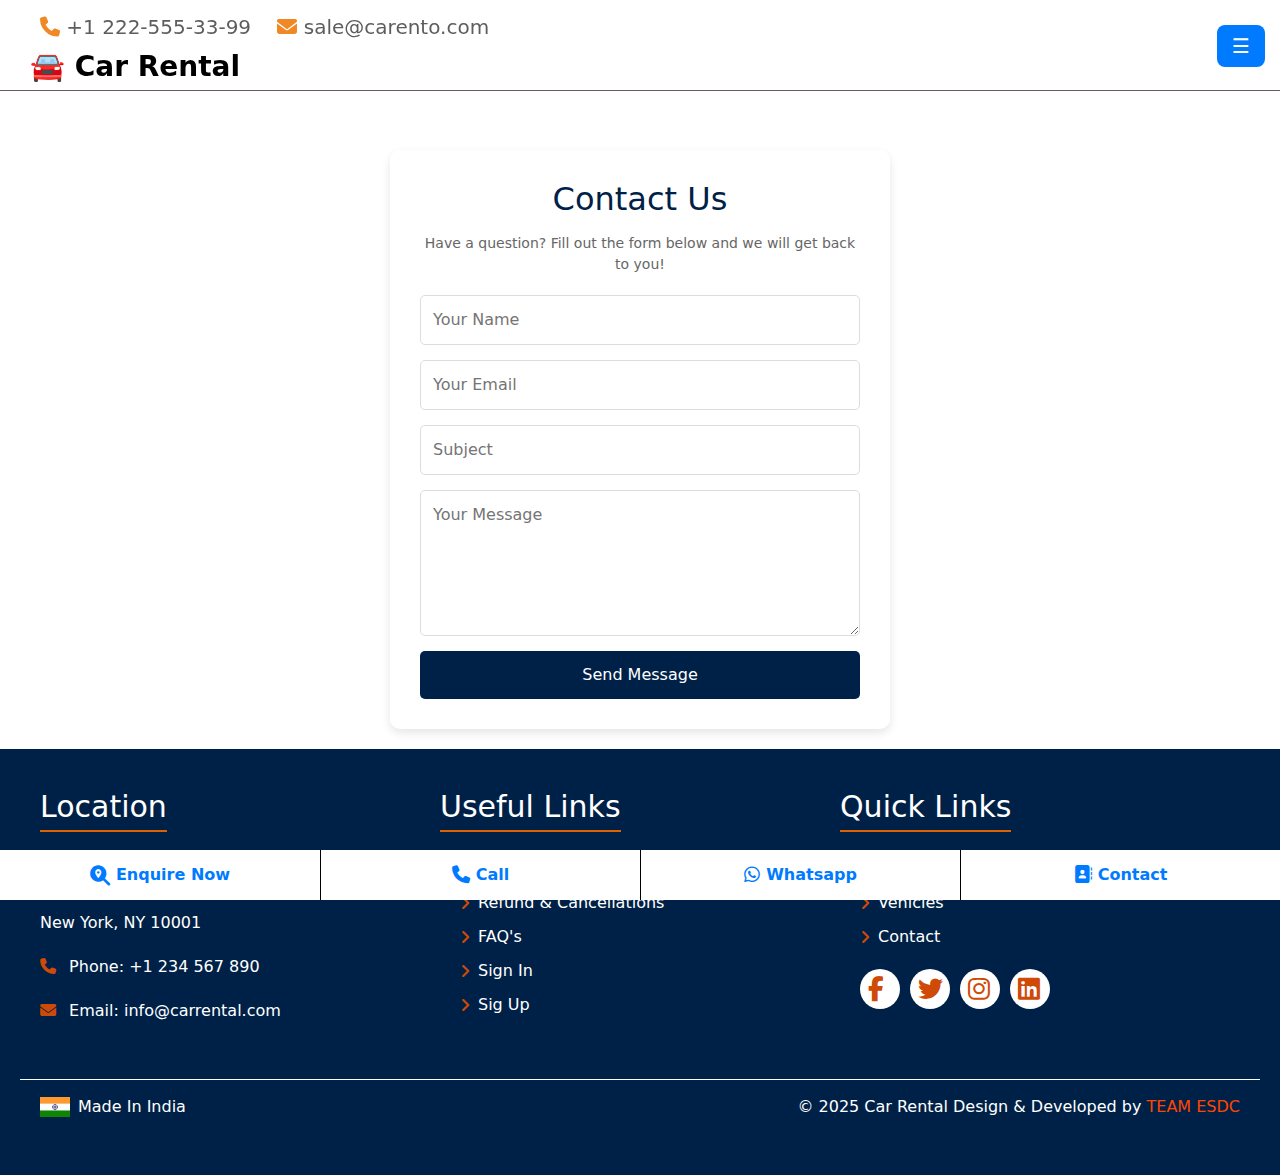
<file: contact.html>
<!DOCTYPE html>
<html lang="en">

<head>
    <meta charset="UTF-8">
    <meta name="viewport" content="width=device-width, initial-scale=1.0">
    <title>Car Rental Contact Form</title>
    <link rel="stylesheet" href="https://cdnjs.cloudflare.com/ajax/libs/font-awesome/6.4.2/css/all.min.css">
    <link rel="stylesheet" href="assets/css/style.css">
    <link rel="stylesheet" href="assets/css/stylenew.css">
    <link href="https://cdn.jsdelivr.net/npm/bootstrap@5.3.0/dist/css/bootstrap.min.css" rel="stylesheet">

</head>

<body>
    <header>
        <div class="top-bar">
            <span><i class="fa-solid fa-phone"></i> +1 222-555-33-99</span>
            <span><i class="fa-solid fa-envelope"></i> sale@carento.com</span>
        </div>
        <nav>
            <div class="logo"><a href="index.html">🚘 Car Rental</a></div>

        </nav>
    </header>
    <div class="menu">
        <button class="menu-btn" onclick="openSidebar()">☰</button>
        <div id="sidebar" class="sidebar">
            <span class="close-btn" onclick="closeSidebar()">&times;</span>
            <a href="index.html"><i class="fa-solid fa-house"></i>Home</a>
            <a href="vehicle.html"><i class="fa-solid fa-car"></i>Vehicles</a>
            <a href=""><i class="fa-solid fa-magnifying-glass-location"></i>Enquiry</a>
            <a href="contact.html"><i class="fa-solid fa-address-book"></i>Contact</a>
        </div>
    </div>

    <div class="fixed-container">
        <div class="fixed-card">
            <button class="open-modal-btn" onclick="openModal()"><i
                    class="fa-solid fa-magnifying-glass-location"></i>Enquire Now</button>
            <div id="enquiryModal" class="modal modal-lg">
                <div class="modal-content ">
                    <span class="close-btn" onclick="closeModal()">&times;</span>
                    <h2>Car Rental Enquiry</h2>
                    <form>
                        <div class="row">
                            <div class="col-md-6 form-group">
                                <label>Full Name</label>
                                <input type="text" placeholder="Enter your name" required>
                            </div>
                            <div class="col-md-6 form-group">
                                <label>Email Address</label>
                                <input type="email" placeholder="Enter your email" required>
                            </div>
                        </div>

                        <div class="row">
                            <div class="col-md-6 form-group">
                                <label>Phone Number</label>
                                <input type="tel" placeholder="Enter your phone number" required>
                            </div>
                            <div class="col-md-6 form-group">
                                <label>Rental Date</label>
                                <input type="date" required>
                            </div>
                        </div>
                        <div class="row">
                            <div class="col-md-6 form-group">
                                <label>Car Type</label>
                                <select required>
                                    <option selected disabled>Select Car Type</option>
                                    <option value="sedan">Sedan</option>
                                    <option value="suv">SUV</option>
                                    <option value="luxury">Luxury</option>
                                    <option value="hatchback">Hatchback</option>
                                </select>
                            </div>
                            <div class="col-md-6 form-group">
                                <label>Additional Notes</label>
                                <textarea rows="3" placeholder="Any special request"></textarea>
                            </div>
                        </div>
                        <button type="submit" class="enquiry-submit-btn">Submit Enquiry</button>
                    </form>
                </div>
            </div>
        </div>

        <div class="fixed-card"><a href="tel:+91-9782530998" target="_blank"><i class="fa-solid fa-phone"></i>Call</a>
        </div>
        <div class="fixed-card"><a href="https://wa.me/+91 80005 75452. " target="_blank"><i
                    class="fa-brands fa-whatsapp"></i>Whatsapp</a>
        </div>
        <div class="fixed-card"><a href="contact.html" target="_blank"><i
                    class="fa-solid fa-address-book"></i>Contact</a></div>
    </div>



    <div class="main-contact">
        <div class="contact-container">
            <h2>Contact Us</h2>
            <p>Have a question? Fill out the form below and we will get back to you!</p>
            <form class="contact-form">
                <input type="text" placeholder="Your Name" required>
                <input type="email" placeholder="Your Email" required>
                <input type="text" placeholder="Subject" required>
                <textarea rows="5" placeholder="Your Message" required></textarea>
                <button type="submit">Send Message</button>
            </form>
        </div>
    </div>

    <footer class="car-footer">
        <div class="footer-container">
            <!-- Location Section -->
            <div class="footer-section">
                <h3>Location</h3>
                <p><i class="fa-solid fa-location-dot"></i> 123 Car Rental Street</p>
                <p>New York, NY 10001</p>
                <p><i class="fa-solid fa-phone"></i> Phone: +1 234 567 890</p>
                <p><i class="fa-solid fa-envelope"></i> Email: info@carrental.com</p>
            </div>

            <!-- Useful Links Section -->
            <div class="footer-section">
                <h3>Useful Links</h3>
                <ul>
                    <li><a href="privacy.html"><i class="fas fa-angle-right"></i> Privacy & Policy</a></li>
                    <li><a href="refund.html"><i class="fas fa-angle-right"></i> Refund & Cancellations</a></li>
                    <li><a href="faq.html"><i class="fas fa-angle-right"></i> FAQ's</a></li>
                    <li><a href="signin.html"><i class="fas fa-angle-right"></i> Sign In</a></li>
                    <li><a href="signup.html"><i class="fas fa-angle-right"></i>Sig Up</a></li>
                </ul>
            </div>

            <!-- Quick Links Section -->
            <div class="footer-section">
                <h3>Quick Links</h3>
                <ul>
                    <li><a href="index.html"><i class="fas fa-angle-right"></i> Home</a></li>
                    <li><a href="vehicle.html"><i class="fas fa-angle-right"></i>Vehicles</a></li>
                    <li><a href="contact.html"><i class="fas fa-angle-right"></i> Contact</a></li>
                    <div class="social-links">
                        <li><a href="https://www.facebook.com" target="_blank"><i class="fab fa-facebook-f"></i></a>
                        </li>
                        <li><a href="https://www.twitter.com" target="_blank"><i class="fab fa-twitter"></i></a></li>
                        <li><a href="https://www.instagram.com" target="_blank"><i class="fab fa-instagram"></i></a>
                        </li>
                        <li><a href="https://www.linkedin.com" target="_blank"><i class="fab fa-linkedin"></i></a></li>
                    </div>
                </ul>
            </div>
        </div>

        <div class="footer-bottom">
            <p><img src="assets/image/indiaflag.jpg" width="30" alt="">Made In India</p>
            <p>&copy; 2025 Car Rental Design & Developed by <a href="">TEAM ESDC</a></p>
        </div>
    </footer>

    <script src="assets/js/index.js"></script>
    <script src="https://cdn.jsdelivr.net/npm/bootstrap@5.3.0/dist/js/bootstrap.bundle.min.js"></script>

    <script>
        function openModal() {
            document.getElementById("enquiryModal").style.display = "flex";
        }

        function closeModal() {
            document.getElementById("enquiryModal").style.display = "none";
        }

        // Close modal when clicking outside content
        window.onclick = function (event) {
            let modal = document.getElementById("enquiryModal");
            if (event.target === modal) {
                modal.style.display = "none";
            }
        }

        function openModal1(modalId) {
            document.getElementById(modalId).style.display = "flex";
        }

        // Function to Close Modal
        function closeModal1(modalId) {
            document.getElementById(modalId).style.display = "none";
        }
    </script>
</body>

</html>
</file>
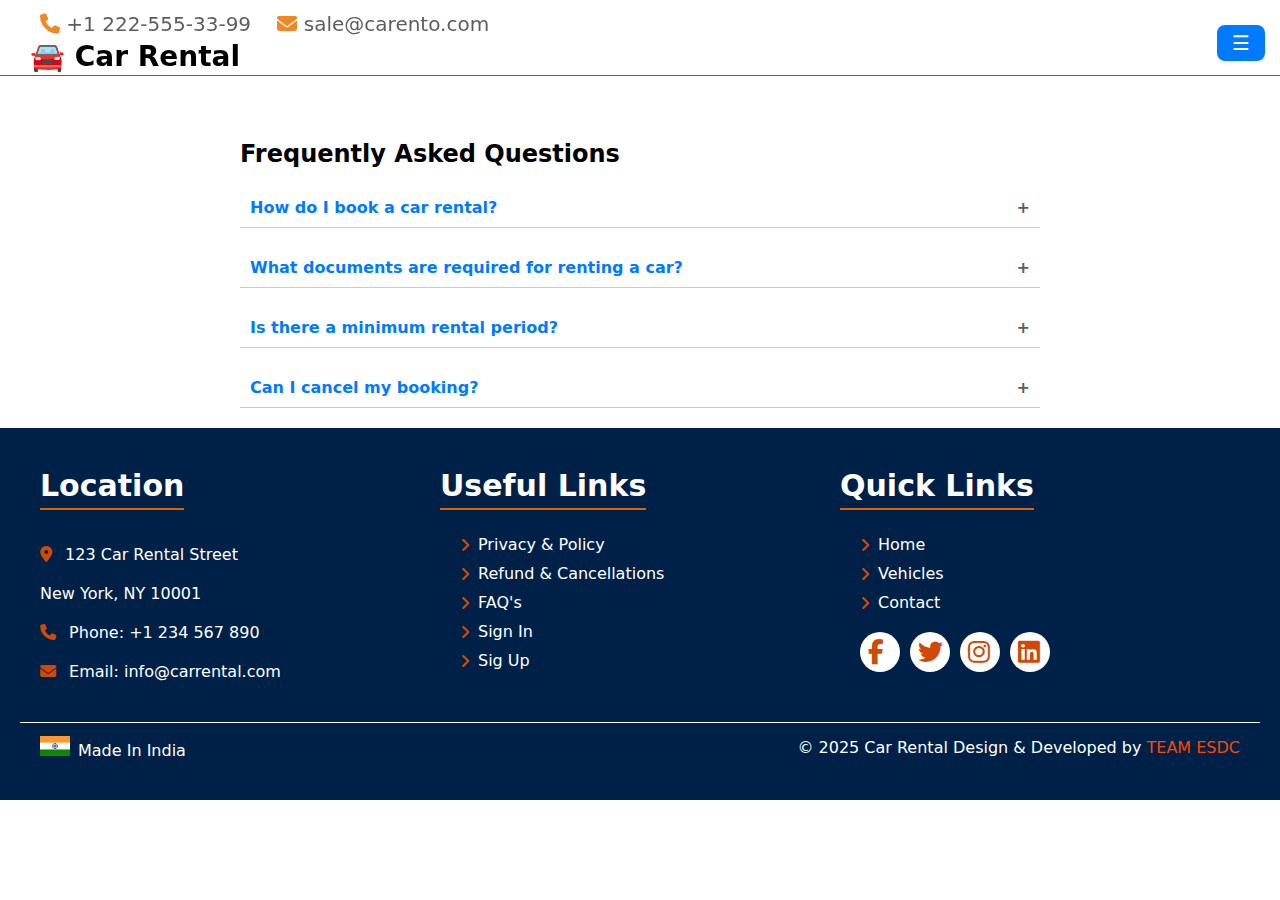
<file: faq.html>
<!DOCTYPE html>
<html lang="en">
<head>
    <meta charset="UTF-8">
    <meta name="viewport" content="width=device-width, initial-scale=1.0">
    <title>FAQs - Car Rental</title>
    <link rel="stylesheet" href="https://cdnjs.cloudflare.com/ajax/libs/font-awesome/6.7.2/css/all.min.css"
    integrity="sha512-Evv84Mr4kqVGRNSgIGL/F/aIDqQb7xQ2vcrdIwxfjThSH8CSR7PBEakCr51Ck+w+/U6swU2Im1vVX0SVk9ABhg=="
    crossorigin="anonymous" referrerpolicy="no-referrer" />

    <link rel="stylesheet" href="assets/css/stylenew.css">
    <link rel="stylesheet" href="assets/css/style.css">
    <style>
        body {
            font-family: Arial, sans-serif;
            margin: 0px;
            padding: 0;
        }
        .faq-container {
            max-width: 800px;
            margin: 20px auto;
            margin-top: 140px;
        }
        .faq {
            border-bottom: 1px solid #ccc;
            padding: 10px 10px;
            margin-top: 20px;
        }
        .faq-question {
            cursor: pointer;
            font-weight: bold;
            color: #007bff;
            display: flex;
            justify-content: space-between;
            align-items: center;
        }
        .faq-answer {
            display: none;
            margin-top: 10px;
            color: #333;
        }
    </style>
</head>
<body>
    <header>
        <div class="top-bar">
            <span><i class="fa-solid fa-phone"></i> +1 222-555-33-99</span>
            <span><i class="fa-solid fa-envelope"></i> sale@carento.com</span>
        </div>
        <nav>
            <div class="logo"><a href="index.html">🚘 Car Rental</a></div>
            
        </nav>
    </header>
    <div class="menu">
        <button class="menu-btn"  onclick="openSidebar()">☰</button>
            <div id="sidebar" class="sidebar">
            <span class="close-btn" onclick="closeSidebar()">&times;</span>
            <a href="index.html"><i class="fa-solid fa-house"></i>Home</a>
            <a href="vehicle.html"><i class="fa-solid fa-car"></i>Vehicles</a>
            <a href=""><i class="fa-solid fa-magnifying-glass-location"></i>Enquiry</a>
            <a href="contact.html"><i class="fa-solid fa-address-book"></i>Contact</a>
        </div>
    </div>
    <div class="faq-container">
        <h2>Frequently Asked Questions</h2>
        
        <div class="faq">
            <div class="faq-question">How do I book a car rental? <span>+</span></div>
            <div class="faq-answer">You can book a car rental by visiting our website, selecting your car, and filling out the booking form.</div>
        </div>
        
        <div class="faq">
            <div class="faq-question">What documents are required for renting a car? <span>+</span></div>
            <div class="faq-answer">You will need a valid driving license, an ID proof, and a credit card for security deposit.</div>
        </div>
        
        <div class="faq">
            <div class="faq-question">Is there a minimum rental period? <span>+</span></div>
            <div class="faq-answer">Yes, the minimum rental period is 24 hours.</div>
        </div>
        
        <div class="faq">
            <div class="faq-question">Can I cancel my booking? <span>+</span></div>
            <div class="faq-answer">Yes, you can cancel your booking. Please refer to our cancellation policy for more details.</div>
        </div>
    </div>

    <footer class="car-footer">
        <div class="footer-container">
            <!-- Location Section -->
            <div class="footer-section">
                <h3>Location</h3>
                <p><i class="fa-solid fa-location-dot"></i> 123 Car Rental Street</p>
                <p>New York, NY 10001</p>
                <p><i class="fa-solid fa-phone"></i> Phone: +1 234 567 890</p>
                <p><i class="fa-solid fa-envelope"></i> Email: info@carrental.com</p>
            </div>

            <!-- Useful Links Section -->
            <div class="footer-section">
                <h3>Useful Links</h3>
                <ul>
                    <li><a href="privacy.html"><i class="fas fa-angle-right"></i> Privacy & Policy</a></li>
                    <li><a href="refund.html"><i class="fas fa-angle-right"></i> Refund & Cancellations</a></li>
                    <li><a href="faq.html"><i class="fas fa-angle-right"></i> FAQ's</a></li>
                    <li><a href="signin.html"><i class="fas fa-angle-right"></i> Sign In</a></li>
                    <li><a href="signup.html"><i class="fas fa-angle-right"></i>Sig Up</a></li>
                </ul>
            </div>

            <!-- Quick Links Section -->
            <div class="footer-section">
                <h3>Quick Links</h3>
                <ul>
                    <li><a href="index.html"><i class="fas fa-angle-right"></i> Home</a></li>
                    <li><a href="vehicle.html"><i class="fas fa-angle-right"></i>Vehicles</a></li>
                    <li><a href="contact.html"><i class="fas fa-angle-right"></i> Contact</a></li>
                    <div class="social-links">
                        <li><a href="https://www.facebook.com" target="_blank"><i class="fab fa-facebook-f"></i></a>
                        </li>
                        <li><a href="https://www.twitter.com" target="_blank"><i class="fab fa-twitter"></i></a></li>
                        <li><a href="https://www.instagram.com" target="_blank"><i class="fab fa-instagram"></i></a>
                        </li>
                        <li><a href="https://www.linkedin.com" target="_blank"><i class="fab fa-linkedin"></i></a></li>
                    </div>
                </ul>
            </div>
        </div>

        <div class="footer-bottom">
            <p><img src="assets/image/indiaflag.jpg" width="30" alt="">Made In India</p>
            <p>&copy; 2025 Car Rental Design & Developed by <a href="">TEAM ESDC</a></p>
        </div>
    </footer>
    <script src="assets/js/index.js"></script>
    <script>
        document.querySelectorAll('.faq-question').forEach(item => {
            item.addEventListener('click', function() {
                let answer = this.nextElementSibling;
                let icon = this.querySelector('span');
                if (answer.style.display === 'block') {
                    answer.style.display = 'none';
                    icon.textContent = '+';
                } else {
                    answer.style.display = 'block';
                    icon.textContent = '-';
                }
            });
        });
    </script>
</body>
</html>
</file>
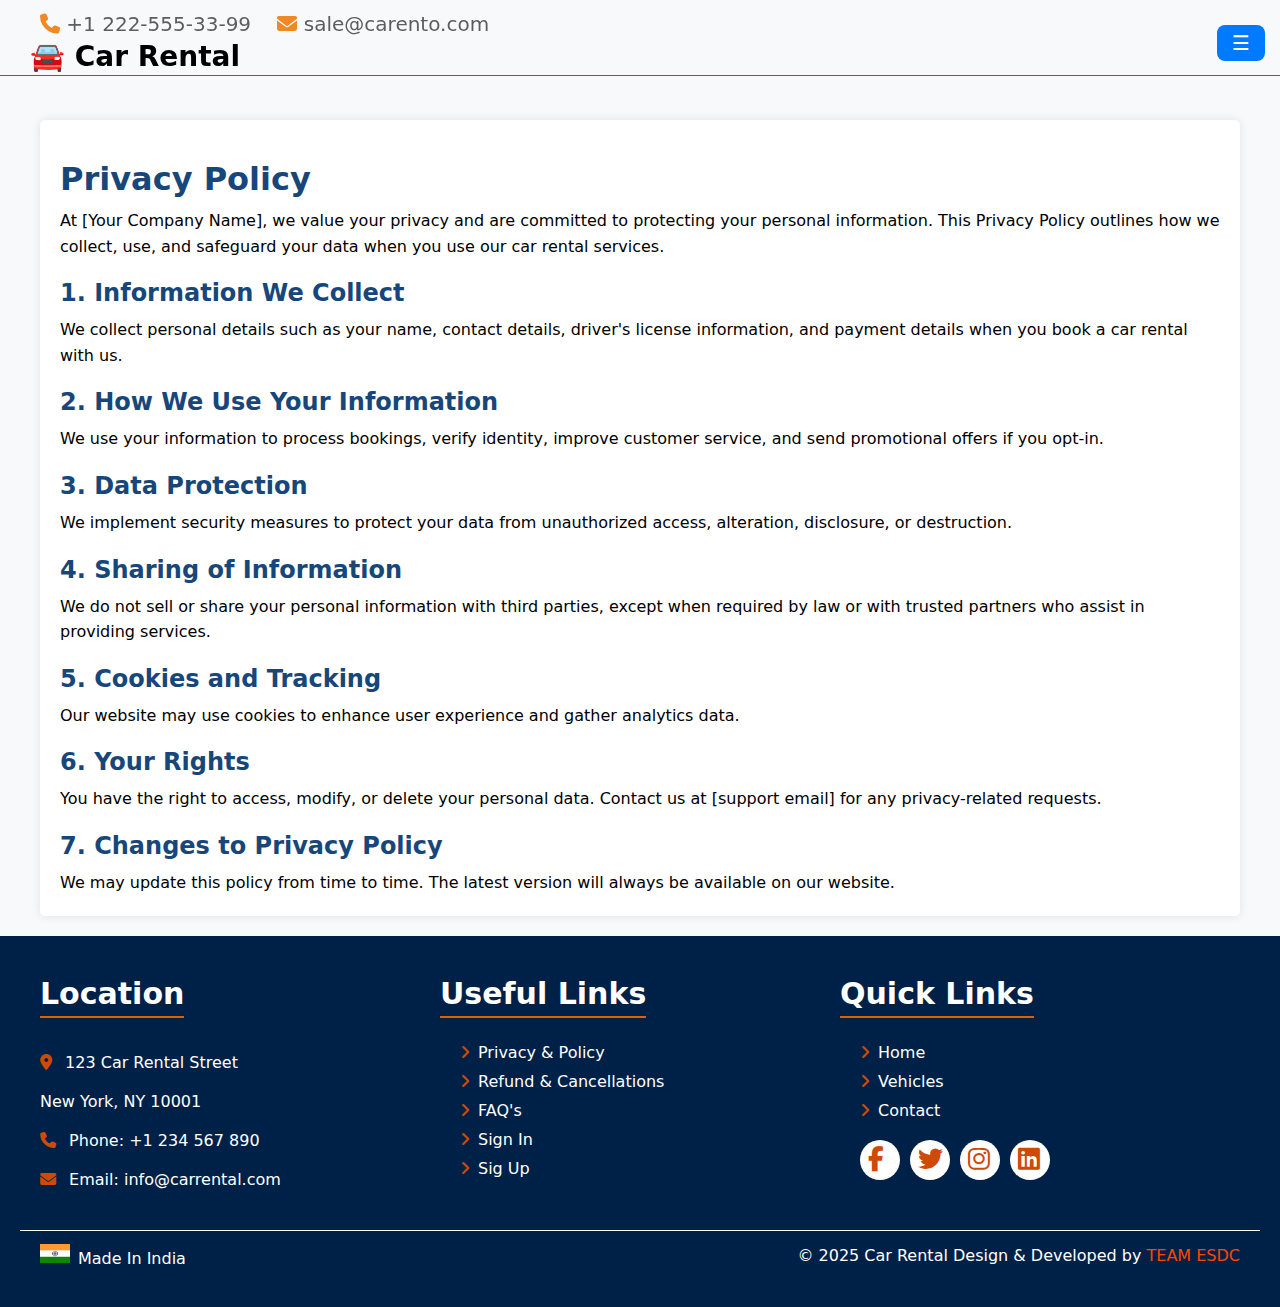
<file: privacy.html>
<!DOCTYPE html>
<html lang="en">
<head>
    <meta charset="UTF-8">
    <meta name="viewport" content="width=device-width, initial-scale=1.0">
    <title>Privacy Policy - Car Rental</title>
    <link rel="stylesheet" href="https://cdnjs.cloudflare.com/ajax/libs/font-awesome/6.7.2/css/all.min.css"
    integrity="sha512-Evv84Mr4kqVGRNSgIGL/F/aIDqQb7xQ2vcrdIwxfjThSH8CSR7PBEakCr51Ck+w+/U6swU2Im1vVX0SVk9ABhg=="
    crossorigin="anonymous" referrerpolicy="no-referrer" />

    <link rel="stylesheet" href="assets/css/stylenew.css">
    <link rel="stylesheet" href="assets/css/style.css">
    <style>
        body {
            font-family: Arial, sans-serif;
            margin: 0;
            padding: 0;
            background-color: #f8f9fa;
        }
        .container {
            max-width: 1200px;
            margin: 20px auto;
            padding: 20px;
            background: white;
            box-shadow: 0px 0px 10px rgba(0, 0, 0, 0.1);
            border-radius: 5px;
            margin-top: 120px;
        }
        .container h1, h2 {
            color: #17477a;
            margin-top: 20px;
        }
        .container p {
            line-height: 1.6;
            margin-top: 10px;
        }
        @media (max-width: 600px) {
            .container {
                padding: 15px;
            }
        }
    </style>
</head>
<body>
    <header>
        <div class="top-bar">
            <span><i class="fa-solid fa-phone"></i> +1 222-555-33-99</span>
            <span><i class="fa-solid fa-envelope"></i> sale@carento.com</span>
        </div>
        <nav>
            <div class="logo"><a href="index.html">🚘 Car Rental</a></div>
            
        </nav>
    </header>
    <div class="menu">
        <button class="menu-btn"  onclick="openSidebar()">☰</button>
            <div id="sidebar" class="sidebar">
            <span class="close-btn" onclick="closeSidebar()">&times;</span>
            <a href="index.html"><i class="fa-solid fa-house"></i>Home</a>
            <a href="vehicle.html"><i class="fa-solid fa-car"></i>Vehicles</a>
            <a href=""><i class="fa-solid fa-magnifying-glass-location"></i>Enquiry</a>
            <a href="contact.html"><i class="fa-solid fa-address-book"></i>Contact</a>
        </div>
    </div>
    <div class="container">
        <h1>Privacy Policy</h1>
        <p>At [Your Company Name], we value your privacy and are committed to protecting your personal information. This Privacy Policy outlines how we collect, use, and safeguard your data when you use our car rental services.</p>
        
        <h2>1. Information We Collect</h2>
        <p>We collect personal details such as your name, contact details, driver's license information, and payment details when you book a car rental with us.</p>
        
        <h2>2. How We Use Your Information</h2>
        <p>We use your information to process bookings, verify identity, improve customer service, and send promotional offers if you opt-in.</p>
        
        <h2>3. Data Protection</h2>
        <p>We implement security measures to protect your data from unauthorized access, alteration, disclosure, or destruction.</p>
        
        <h2>4. Sharing of Information</h2>
        <p>We do not sell or share your personal information with third parties, except when required by law or with trusted partners who assist in providing services.</p>
        
        <h2>5. Cookies and Tracking</h2>
        <p>Our website may use cookies to enhance user experience and gather analytics data.</p>
        
        <h2>6. Your Rights</h2>
        <p>You have the right to access, modify, or delete your personal data. Contact us at [support email] for any privacy-related requests.</p>
        
        <h2>7. Changes to Privacy Policy</h2>
        <p>We may update this policy from time to time. The latest version will always be available on our website.</p>
    </div>
    <footer class="car-footer">
        <div class="footer-container">
            <!-- Location Section -->
            <div class="footer-section">
                <h3>Location</h3>
                <p><i class="fa-solid fa-location-dot"></i> 123 Car Rental Street</p>
                <p>New York, NY 10001</p>
                <p><i class="fa-solid fa-phone"></i> Phone: +1 234 567 890</p>
                <p><i class="fa-solid fa-envelope"></i> Email: info@carrental.com</p>
            </div>

            <!-- Useful Links Section -->
            <div class="footer-section">
                <h3>Useful Links</h3>
                <ul>
                    <li><a href="privacy.html"><i class="fas fa-angle-right"></i> Privacy & Policy</a></li>
                    <li><a href="refund.html"><i class="fas fa-angle-right"></i> Refund & Cancellations</a></li>
                    <li><a href="faq.html"><i class="fas fa-angle-right"></i> FAQ's</a></li>
                    <li><a href="signin.html"><i class="fas fa-angle-right"></i> Sign In</a></li>
                    <li><a href="signup.html"><i class="fas fa-angle-right"></i>Sig Up</a></li>
                </ul>
            </div>

            <!-- Quick Links Section -->
            <div class="footer-section">
                <h3>Quick Links</h3>
                <ul>
                    <li><a href="index.html"><i class="fas fa-angle-right"></i> Home</a></li>
                    <li><a href="vehicle.html"><i class="fas fa-angle-right"></i>Vehicles</a></li>
                    <li><a href="contact.html"><i class="fas fa-angle-right"></i> Contact</a></li>
                    <div class="social-links">
                        <li><a href="https://www.facebook.com" target="_blank"><i class="fab fa-facebook-f"></i></a>
                        </li>
                        <li><a href="https://www.twitter.com" target="_blank"><i class="fab fa-twitter"></i></a></li>
                        <li><a href="https://www.instagram.com" target="_blank"><i class="fab fa-instagram"></i></a>
                        </li>
                        <li><a href="https://www.linkedin.com" target="_blank"><i class="fab fa-linkedin"></i></a></li>
                    </div>
                </ul>
            </div>
        </div>

        <div class="footer-bottom">
            <p><img src="assets/image/indiaflag.jpg" width="30" alt="">Made In India</p>
            <p>&copy; 2025 Car Rental Design & Developed by <a href="">TEAM ESDC</a></p>
        </div>
    </footer>
    <script src="assets/js/index.js"></script>
</body>
</html>
</file>
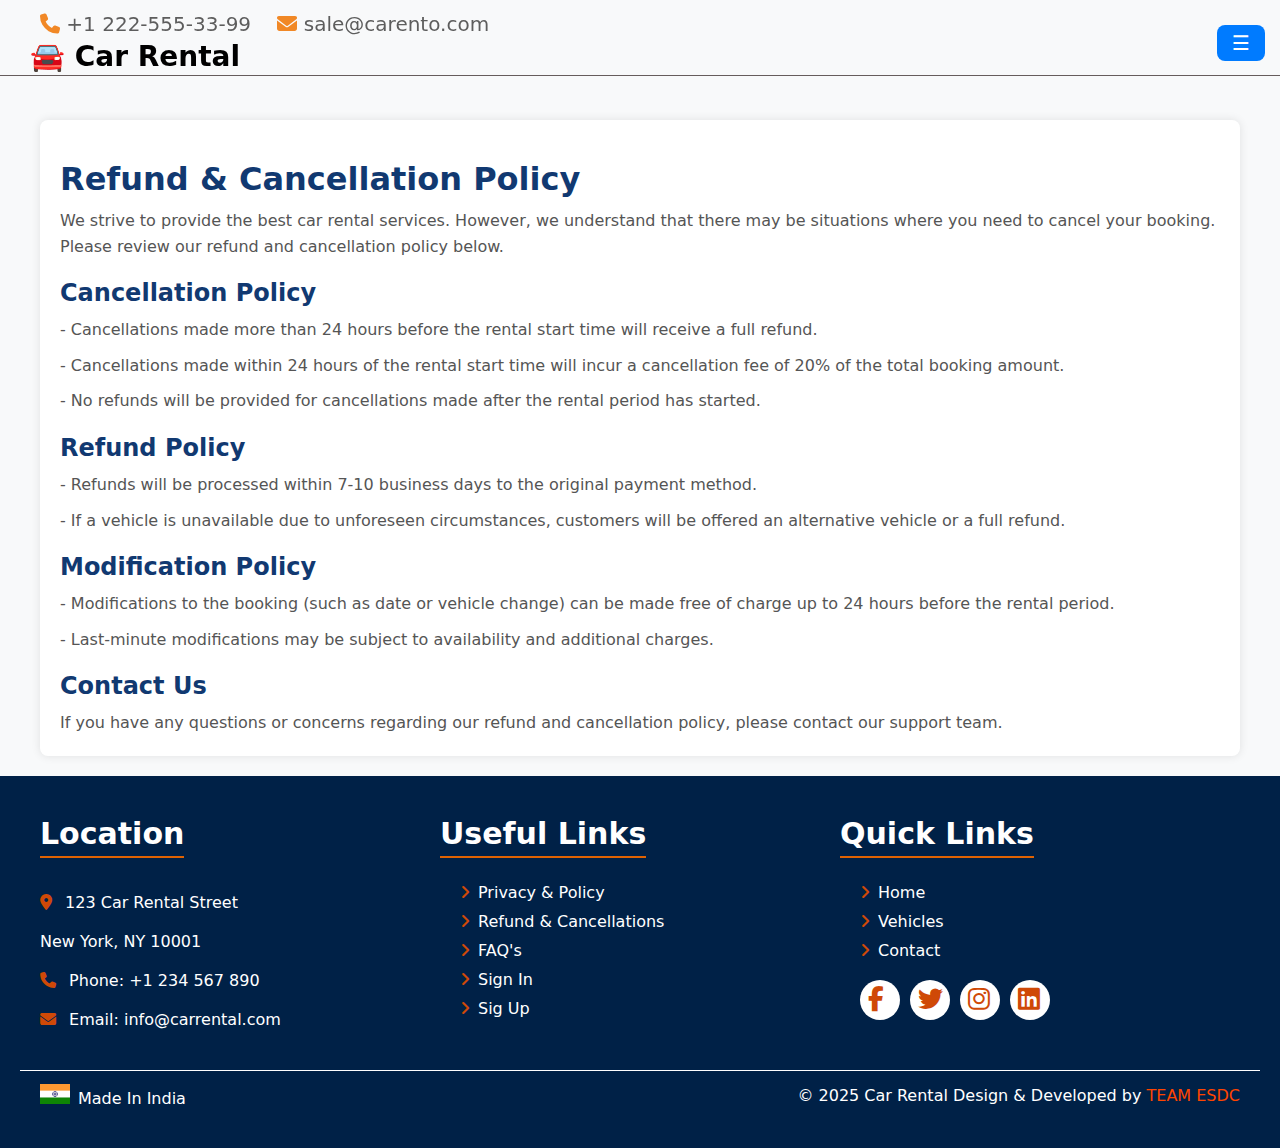
<file: refund.html>
<!DOCTYPE html>
<html lang="en">
<head>
    <meta charset="UTF-8">
    <meta name="viewport" content="width=device-width, initial-scale=1.0">
    <title>Refund & Cancellation Policy</title>
    <link rel="stylesheet" href="https://cdnjs.cloudflare.com/ajax/libs/font-awesome/6.7.2/css/all.min.css"
    integrity="sha512-Evv84Mr4kqVGRNSgIGL/F/aIDqQb7xQ2vcrdIwxfjThSH8CSR7PBEakCr51Ck+w+/U6swU2Im1vVX0SVk9ABhg=="
    crossorigin="anonymous" referrerpolicy="no-referrer" />

    <link rel="stylesheet" href="assets/css/stylenew.css">
    <link rel="stylesheet" href="assets/css/style.css">
    <style>
        body {
            font-family: Arial, sans-serif;
            margin: 0;
            background-color: #f8f9fa;
        }
        .refund-container {
            max-width: 1200px;
            margin: 20px auto;
            background: white;
            padding: 20px;
            border-radius: 8px;
            box-shadow: 0 0 10px rgba(0, 0, 0, 0.1);
            margin-top: 120px;
        }
        .refund-container h1, h2 {
            color: #113971;
            margin-top: 20px;
        }
        .refund-container p {
            color: #555;
            line-height: 1.6;
            margin-top: 10px;
        }
        @media (max-width: 600px) {
            .refund-container  {
                padding: 10px;
            }
        }
    </style>
</head>
<body>
    <header>
        <div class="top-bar">
            <span><i class="fa-solid fa-phone"></i> +1 222-555-33-99</span>
            <span><i class="fa-solid fa-envelope"></i> sale@carento.com</span>
        </div>
        <nav>
            <div class="logo"><a href="index.html">🚘 Car Rental</a></div>
            
        </nav>
    </header>
    <div class="menu">
        <button class="menu-btn"  onclick="openSidebar()">☰</button>
            <div id="sidebar" class="sidebar">
            <span class="close-btn" onclick="closeSidebar()">&times;</span>
            <a href="index.html"><i class="fa-solid fa-house"></i>Home</a>
            <a href="vehicle.html"><i class="fa-solid fa-car"></i>Vehicles</a>
            <a href=""><i class="fa-solid fa-magnifying-glass-location"></i>Enquiry</a>
            <a href="contact.html"><i class="fa-solid fa-address-book"></i>Contact</a>
        </div>
    </div>
    <div class="refund-container">
        <h1>Refund & Cancellation Policy</h1>
        <p>We strive to provide the best car rental services. However, we understand that there may be situations where you need to cancel your booking. Please review our refund and cancellation policy below.</p>

        <h2>Cancellation Policy</h2>
        <p>- Cancellations made more than 24 hours before the rental start time will receive a full refund.</p>
        <p>- Cancellations made within 24 hours of the rental start time will incur a cancellation fee of 20% of the total booking amount.</p>
        <p>- No refunds will be provided for cancellations made after the rental period has started.</p>

        <h2>Refund Policy</h2>
        <p>- Refunds will be processed within 7-10 business days to the original payment method.</p>
        <p>- If a vehicle is unavailable due to unforeseen circumstances, customers will be offered an alternative vehicle or a full refund.</p>

        <h2>Modification Policy</h2>
        <p>- Modifications to the booking (such as date or vehicle change) can be made free of charge up to 24 hours before the rental period.</p>
        <p>- Last-minute modifications may be subject to availability and additional charges.</p>

        <h2>Contact Us</h2>
        <p>If you have any questions or concerns regarding our refund and cancellation policy, please contact our support team.</p>
    </div>
    <footer class="car-footer">
        <div class="footer-container">
            <!-- Location Section -->
            <div class="footer-section">
                <h3>Location</h3>
                <p><i class="fa-solid fa-location-dot"></i> 123 Car Rental Street</p>
                <p>New York, NY 10001</p>
                <p><i class="fa-solid fa-phone"></i> Phone: +1 234 567 890</p>
                <p><i class="fa-solid fa-envelope"></i> Email: info@carrental.com</p>
            </div>

            <!-- Useful Links Section -->
            <div class="footer-section">
                <h3>Useful Links</h3>
                <ul>
                    <li><a href="privacy.html"><i class="fas fa-angle-right"></i> Privacy & Policy</a></li>
                    <li><a href="refund.html"><i class="fas fa-angle-right"></i> Refund & Cancellations</a></li>
                    <li><a href="faq.html"><i class="fas fa-angle-right"></i> FAQ's</a></li>
                    <li><a href="signin.html"><i class="fas fa-angle-right"></i> Sign In</a></li>
                    <li><a href="signup.html"><i class="fas fa-angle-right"></i>Sig Up</a></li>
                </ul>
            </div>

            <!-- Quick Links Section -->
            <div class="footer-section">
                <h3>Quick Links</h3>
                <ul>
                    <li><a href="index.html"><i class="fas fa-angle-right"></i> Home</a></li>
                    <li><a href="vehicle.html"><i class="fas fa-angle-right"></i>Vehicles</a></li>
                    <li><a href="contact.html"><i class="fas fa-angle-right"></i> Contact</a></li>
                    <div class="social-links">
                        <li><a href="https://www.facebook.com" target="_blank"><i class="fab fa-facebook-f"></i></a>
                        </li>
                        <li><a href="https://www.twitter.com" target="_blank"><i class="fab fa-twitter"></i></a></li>
                        <li><a href="https://www.instagram.com" target="_blank"><i class="fab fa-instagram"></i></a>
                        </li>
                        <li><a href="https://www.linkedin.com" target="_blank"><i class="fab fa-linkedin"></i></a></li>
                    </div>
                </ul>
            </div>
        </div>

        <div class="footer-bottom">
            <p><img src="assets/image/indiaflag.jpg" width="30" alt="">Made In India</p>
            <p>&copy; 2025 Car Rental Design & Developed by <a href="">TEAM ESDC</a></p>
        </div>
    </footer>
    <script src="assets/js/index.js"></script>
</body>
</html>
</file>
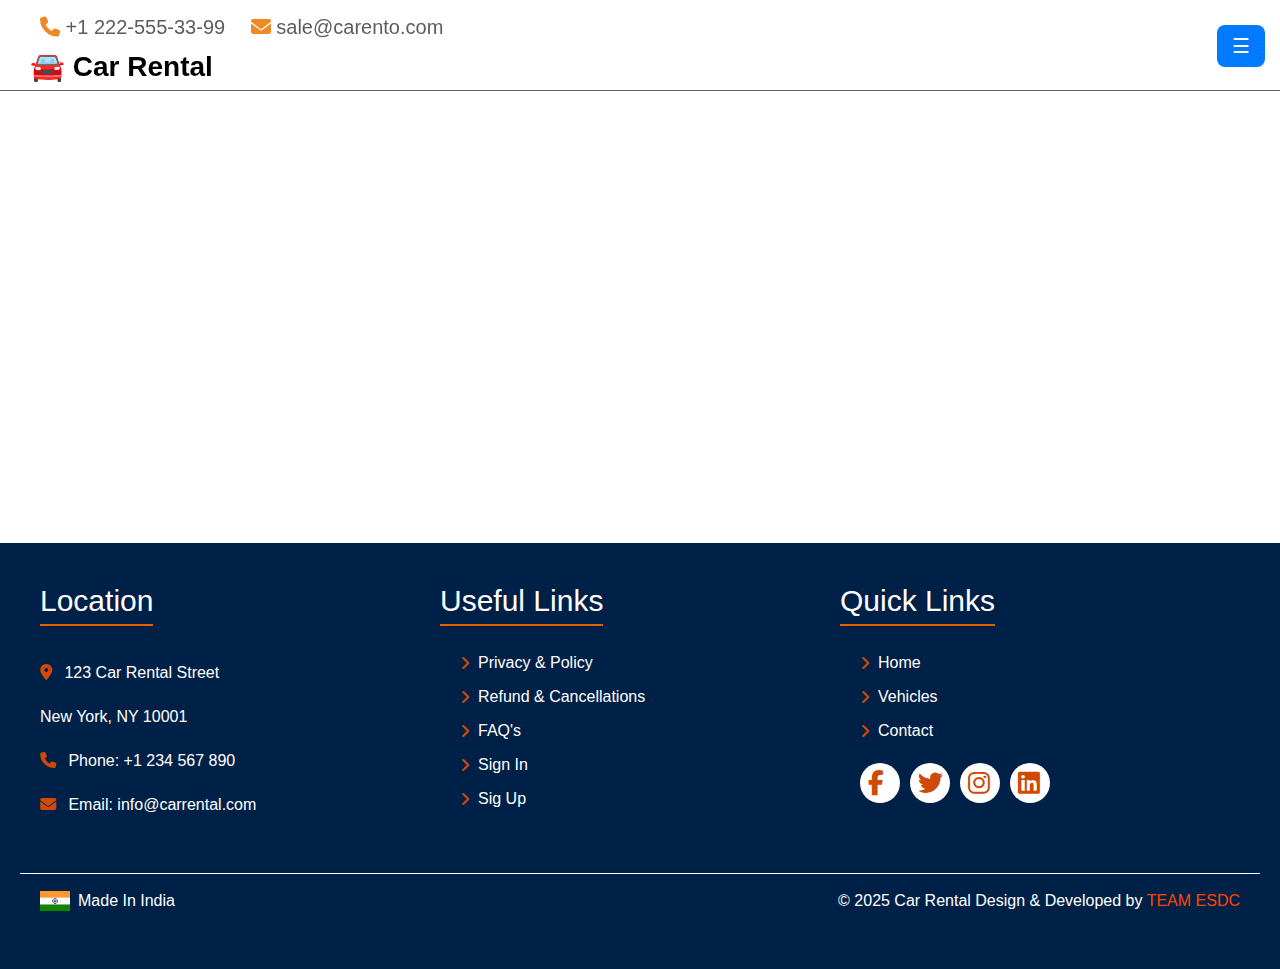
<file: signin.html>
<!DOCTYPE html>
<html lang="en">

<head>
    <meta charset="UTF-8">
    <meta name="viewport" content="width=device-width, initial-scale=1.0">
    <title>Sign In</title>
    <link rel="stylesheet" href="https://cdnjs.cloudflare.com/ajax/libs/font-awesome/6.4.2/css/all.min.css">
    <link rel="stylesheet" href="assets/css/style.css">
    <link rel="stylesheet" href="assets/css/stylenew.css">
    <link href="https://cdn.jsdelivr.net/npm/bootstrap@5.3.0/dist/css/bootstrap.min.css" rel="stylesheet">
    
    <style>
        * {
            margin: 0;
            padding: 0;
            box-sizing: border-box;
            font-family: Arial, sans-serif;
        }

        .container07 {
            margin: 150px auto 40px auto;
            width: 500px;
            padding: 40px;
            border-radius: 12px;
            background: url('assets/image/banner.jpg') no-repeat center/cover;
            box-shadow: 0 4px 10px rgba(0, 0, 0, 0.1);
            color: white;
            text-align: center;
            opacity: 0;
            transform: translateY(50px);
            animation: fadeInUp 1s ease-out forwards;
        }

        @keyframes fadeInUp {
            from {
                opacity: 0;
                transform: translateY(50px);
            }
            to {
                opacity: 1;
                transform: translateY(0);
            }
        }

        .form-content {
            width: 100%;
        }

        .input-group {
            display: flex;
            align-items: center;
            background: #fff;
            padding: 10px;
            border-radius: 5px;
            margin-bottom: 15px;
            opacity: 0;
            animation: fadeIn 1s ease-in forwards;
        }

        .input-group:nth-child(2) {
            animation-delay: 0.3s;
        }

        .input-group:nth-child(3) {
            animation-delay: 0.6s;
        }

        @keyframes fadeIn {
            from {
                opacity: 0;
            }
            to {
                opacity: 1;
            }
        }

        .input-group i {
            margin-right: 10px;
            color: #ff9800;
        }

        .input-group input {
            border: none;
            outline: none;
            flex: 1;
            font-size: 16px;
        }

        .form-content button {
            width: 100%;
            padding: 12px;
            border: none;
            border-radius: 5px;
            background: #2f7fe9;
            color: white;
            cursor: pointer;
            font-size: 18px;
            opacity: 0;
            animation: fadeIn 1s ease-in forwards;
            animation-delay: 0.9s;
        }

        .signin-option {
            margin-top: 15px;
            font-size: 18px;
            opacity: 0;
            animation: fadeIn 1s ease-in forwards;
            animation-delay: 1.2s;
        }

        .signin-option a {
            color: white;
            text-decoration: underline;
        }

        @media (max-width: 768px) {
            .container07 {
                width: 90%;
                height: auto;
                padding: 50px 20px;
            }
        }
    </style>
</head>

<body>
    <header>
        <div class="top-bar">
            <span><i class="fa-solid fa-phone"></i> +1 222-555-33-99</span>
            <span><i class="fa-solid fa-envelope"></i> sale@carento.com</span>
        </div>
        <nav>
            <div class="logo"><a href="index.html">🚘 Car Rental</a></div>
        </nav>
    </header>

    <div class="menu">
        <button class="menu-btn" onclick="openSidebar()">☰</button>
        <div id="sidebar" class="sidebar">
            <span class="close-btn" onclick="closeSidebar()">&times;</span>
            <a href="index.html"><i class="fa-solid fa-house"></i>Home</a>
            <a href="vehicle.html"><i class="fa-solid fa-car"></i>Vehicles</a>
            <a href="#"><i class="fa-solid fa-magnifying-glass-location"></i>Enquiry</a>
            <a href="contact.html"><i class="fa-solid fa-address-book"></i>Contact</a>
        </div>
    </div>

    <div class="container07">
        <div class="form-content">
            <h2>Sign In</h2>
            <div class="input-group">
                <i class="fa-solid fa-envelope"></i>
                <input type="email" placeholder="Email" required>
            </div>
            <div class="input-group">
                <i class="fa-solid fa-lock"></i>
                <input type="password" placeholder="Password" required>
            </div>
            <button type="submit">Sign In</button>
            <p class="signin-option">Don't have an account? <a href="signup.html">Sign Up</a></p>
        </div>
    </div>

    <footer class="car-footer">
        <div class="footer-container">
            <!-- Location Section -->
            <div class="footer-section">
                <h3>Location</h3>
                <p><i class="fa-solid fa-location-dot"></i> 123 Car Rental Street</p>
                <p>New York, NY 10001</p>
                <p><i class="fa-solid fa-phone"></i> Phone: +1 234 567 890</p>
                <p><i class="fa-solid fa-envelope"></i> Email: info@carrental.com</p>
            </div>

            <!-- Useful Links Section -->
            <div class="footer-section">
                <h3>Useful Links</h3>
                <ul>
                    <li><a href="privacy.html"><i class="fas fa-angle-right"></i> Privacy & Policy</a></li>
                    <li><a href="refund.html"><i class="fas fa-angle-right"></i> Refund & Cancellations</a></li>
                    <li><a href="faq.html"><i class="fas fa-angle-right"></i> FAQ's</a></li>
                    <li><a href="signin.html"><i class="fas fa-angle-right"></i> Sign In</a></li>
                    <li><a href="signup.html"><i class="fas fa-angle-right"></i>Sig Up</a></li>
                </ul>
            </div>

            <!-- Quick Links Section -->
            <div class="footer-section">
                <h3>Quick Links</h3>
                <ul>
                    <li><a href="index.html"><i class="fas fa-angle-right"></i> Home</a></li>
                    <li><a href="vehicle.html"><i class="fas fa-angle-right"></i>Vehicles</a></li>
                    <li><a href="contact.html"><i class="fas fa-angle-right"></i> Contact</a></li>
                    <div class="social-links">
                        <li><a href="https://www.facebook.com" target="_blank"><i class="fab fa-facebook-f"></i></a>
                        </li>
                        <li><a href="https://www.twitter.com" target="_blank"><i class="fab fa-twitter"></i></a></li>
                        <li><a href="https://www.instagram.com" target="_blank"><i class="fab fa-instagram"></i></a>
                        </li>
                        <li><a href="https://www.linkedin.com" target="_blank"><i class="fab fa-linkedin"></i></a></li>
                    </div>
                </ul>
            </div>
        </div>

        <div class="footer-bottom">
            <p><img src="assets/image/indiaflag.jpg" width="30" alt="">Made In India</p>
            <p>&copy; 2025 Car Rental Design & Developed by <a href="">TEAM ESDC</a></p>
        </div>
    </footer>
</body>
</html>
</file>
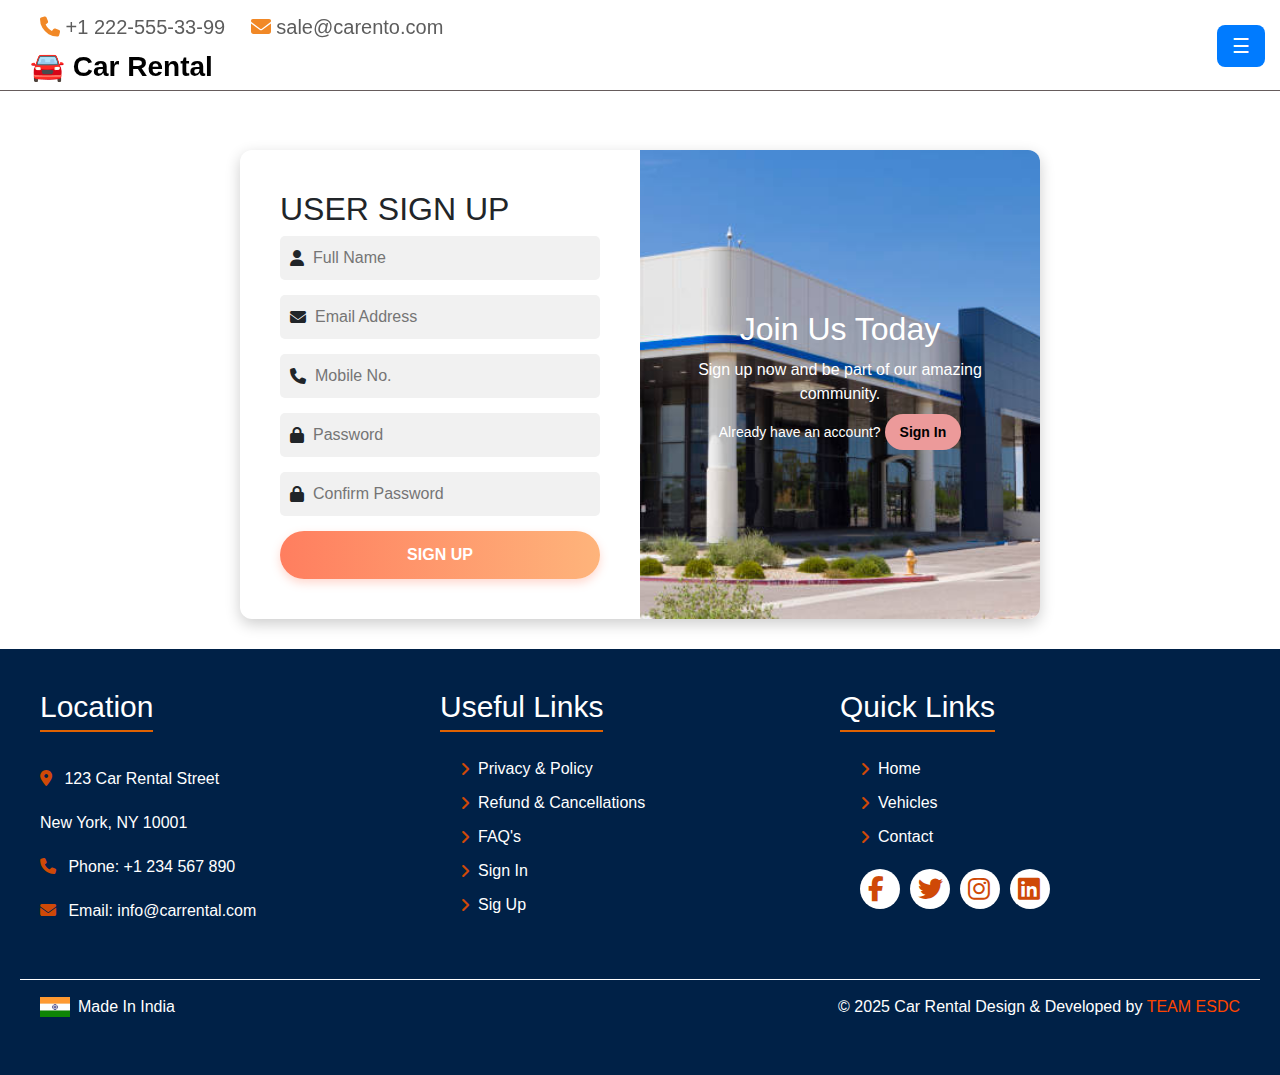
<file: signup.html>
<!DOCTYPE html>
<html lang="en">
<head>
    <meta charset="UTF-8">
    <meta name="viewport" content="width=device-width, initial-scale=1.0">
    <title>Sign Up</title>
    <link rel="stylesheet" href="https://cdnjs.cloudflare.com/ajax/libs/font-awesome/6.4.2/css/all.min.css">
    <link rel="stylesheet" href="assets/css/style.css">
    <link rel="stylesheet" href="assets/css/stylenew.css">
    <link href="https://cdn.jsdelivr.net/npm/bootstrap@5.3.0/dist/css/bootstrap.min.css" rel="stylesheet">
    <style>
        * {
            margin: 0;
            padding: 0;
            box-sizing: border-box;
            font-family: Arial, sans-serif;
        }
        .container06 {
          
            margin:150px 0 30px 0;
          
        }
        .form-section {
            display: flex;
            background: white;
            border-radius: 12px;
            box-shadow: 0 5px 15px rgba(0, 0, 0, 0.2);
            overflow: hidden;
            width: 800px;
            margin: auto;
            max-width: 100%;
            flex-wrap: wrap;
        }
        .form-box {
            flex: 1;
            padding: 40px;
            animation: slideIn 1s ease-out;
        }
        .input-group {
            display: flex;
            align-items: center;
            margin-bottom: 15px;
            background: #f1f1f1;
            padding: 10px;
            border-radius: 5px;
        }
        .input-group i {
            margin-right: 10px;
        }
        .input-group input {
            border: none;
            background: none;
            outline: none;
            flex: 1;
        }
        .btn {
            width: 100%;
            padding: 12px;
            background: linear-gradient(to right, #ff7e5f, #feb47b);
            color: white;
            border: none;
            border-radius: 30px;
            cursor: pointer;
            font-size: 16px;
            font-weight: bold;
            transition: 0.3s ease-in-out;
            box-shadow: 0 4px 10px rgba(255, 126, 95, 0.3);
        }
        .btn:hover {
            background: linear-gradient(to right, #ff5733, #ff7e5f);
            transform: scale(1.05);
            box-shadow: 0 6px 15px rgba(255, 87, 51, 0.4);
        }
        .signin-option {
            margin-top: 15px;
            text-align: center;
            font-size: 14px;
        }
        .signin-option a {
            color:black;
            font-weight: bold;
            padding: 10px 15px;
            border-radius: 30px;
            background: #ec9a9a;
            text-decoration: none;
            transition: color 0.3s;
        }
        .image-section {
            flex: 1;
            display: flex;
            align-items: center;
            justify-content: center;
            background: url('assets/image/banner.jpg') no-repeat center/cover;
            padding: 40px;
            text-align: center;
            color: white;
        }
        .image-section h2 {
            margin-bottom: 10px;
        }
        @keyframes fadeIn {
            from { opacity: 0; }
            to { opacity: 1; }
        }
        @keyframes slideIn {
            from { transform: translateY(-50px); opacity: 0; }
            to { transform: translateY(0); opacity: 1; }
        }
        @media (max-width: 768px) {
            .form-section {
                flex-direction: column;
            }
            .image-section {
                display: none;
            }
        }
    </style>
</head>
<body>
    <header>
        <div class="top-bar">
            <span><i class="fa-solid fa-phone"></i> +1 222-555-33-99</span>
            <span><i class="fa-solid fa-envelope"></i> sale@carento.com</span>
        </div>
        <nav>
            <div class="logo"><a href="index.html">🚘 Car Rental</a></div>

        </nav>
    </header>
    <div class="menu">
        <button class="menu-btn" onclick="openSidebar()">☰</button>
        <div id="sidebar" class="sidebar">
            <span class="close-btn" onclick="closeSidebar()">&times;</span>
            <a href="index.html"><i class="fa-solid fa-house"></i>Home</a>
            <a href="vehicle.html"><i class="fa-solid fa-car"></i>Vehicles</a>
            <a href=""><i class="fa-solid fa-magnifying-glass-location"></i>Enquiry</a>
            <a href="contact.html"><i class="fa-solid fa-address-book"></i>Contact</a>
        </div>
    </div>

    <div class="container06">
        <div class="form-section">
            <div class="form-box">
                <h2>USER SIGN UP</h2>
                <form>
                    <div class="input-group">
                        <i class="fas fa-user"></i>
                        <input type="text" placeholder="Full Name" required>
                    </div>
                    <div class="input-group">
                        <i class="fas fa-envelope"></i>
                        <input type="email" placeholder="Email Address" required>
                    </div>
                    <div class="input-group">
                        <i class="fas fa-phone"></i>
                        <input type="text" placeholder="Mobile No." required>
                    </div>
                    <div class="input-group">
                        <i class="fas fa-lock"></i>
                        <input type="password" placeholder="Password" required>
                    </div>
                    <div class="input-group">
                        <i class="fas fa-lock"></i>
                        <input type="password" placeholder="Confirm Password" required>
                    </div>
                    <button type="submit" class="btn">SIGN UP</button>
                   
                </form>
            </div>
            <div class="image-section">
                <div>
                    <h2>Join Us Today</h2>
                    <p>Sign up now and be part of our amazing community.</p>
                    <p class="signin-option">Already have an account? <a href="signin.html">Sign In</a></p>
                </div>
            </div>
        </div>
    </div>

    <footer class="car-footer">
        <div class="footer-container">
            <!-- Location Section -->
            <div class="footer-section">
                <h3>Location</h3>
                <p><i class="fa-solid fa-location-dot"></i> 123 Car Rental Street</p>
                <p>New York, NY 10001</p>
                <p><i class="fa-solid fa-phone"></i> Phone: +1 234 567 890</p>
                <p><i class="fa-solid fa-envelope"></i> Email: info@carrental.com</p>
            </div>

            <!-- Useful Links Section -->
            <div class="footer-section">
                <h3>Useful Links</h3>
                <ul>
                    <li><a href="privacy.html"><i class="fas fa-angle-right"></i> Privacy & Policy</a></li>
                    <li><a href="refund.html"><i class="fas fa-angle-right"></i> Refund & Cancellations</a></li>
                    <li><a href="faq.html"><i class="fas fa-angle-right"></i> FAQ's</a></li>
                    <li><a href="signin.html"><i class="fas fa-angle-right"></i> Sign In</a></li>
                    <li><a href="signup.html"><i class="fas fa-angle-right"></i>Sig Up</a></li>
                </ul>
            </div>

            <!-- Quick Links Section -->
            <div class="footer-section">
                <h3>Quick Links</h3>
                <ul>
                    <li><a href="index.html"><i class="fas fa-angle-right"></i> Home</a></li>
                    <li><a href="vehicle.html"><i class="fas fa-angle-right"></i>Vehicles</a></li>
                    <li><a href="contact.html"><i class="fas fa-angle-right"></i> Contact</a></li>
                    <div class="social-links">
                        <li><a href="https://www.facebook.com" target="_blank"><i class="fab fa-facebook-f"></i></a>
                        </li>
                        <li><a href="https://www.twitter.com" target="_blank"><i class="fab fa-twitter"></i></a></li>
                        <li><a href="https://www.instagram.com" target="_blank"><i class="fab fa-instagram"></i></a>
                        </li>
                        <li><a href="https://www.linkedin.com" target="_blank"><i class="fab fa-linkedin"></i></a></li>
                    </div>
                </ul>
            </div>
        </div>

        <div class="footer-bottom">
            <p><img src="assets/image/indiaflag.jpg" width="30" alt="">Made In India</p>
            <p>&copy; 2025 Car Rental Design & Developed by <a href="">TEAM ESDC</a></p>
        </div>
    </footer>
</body>
</html>
</file>
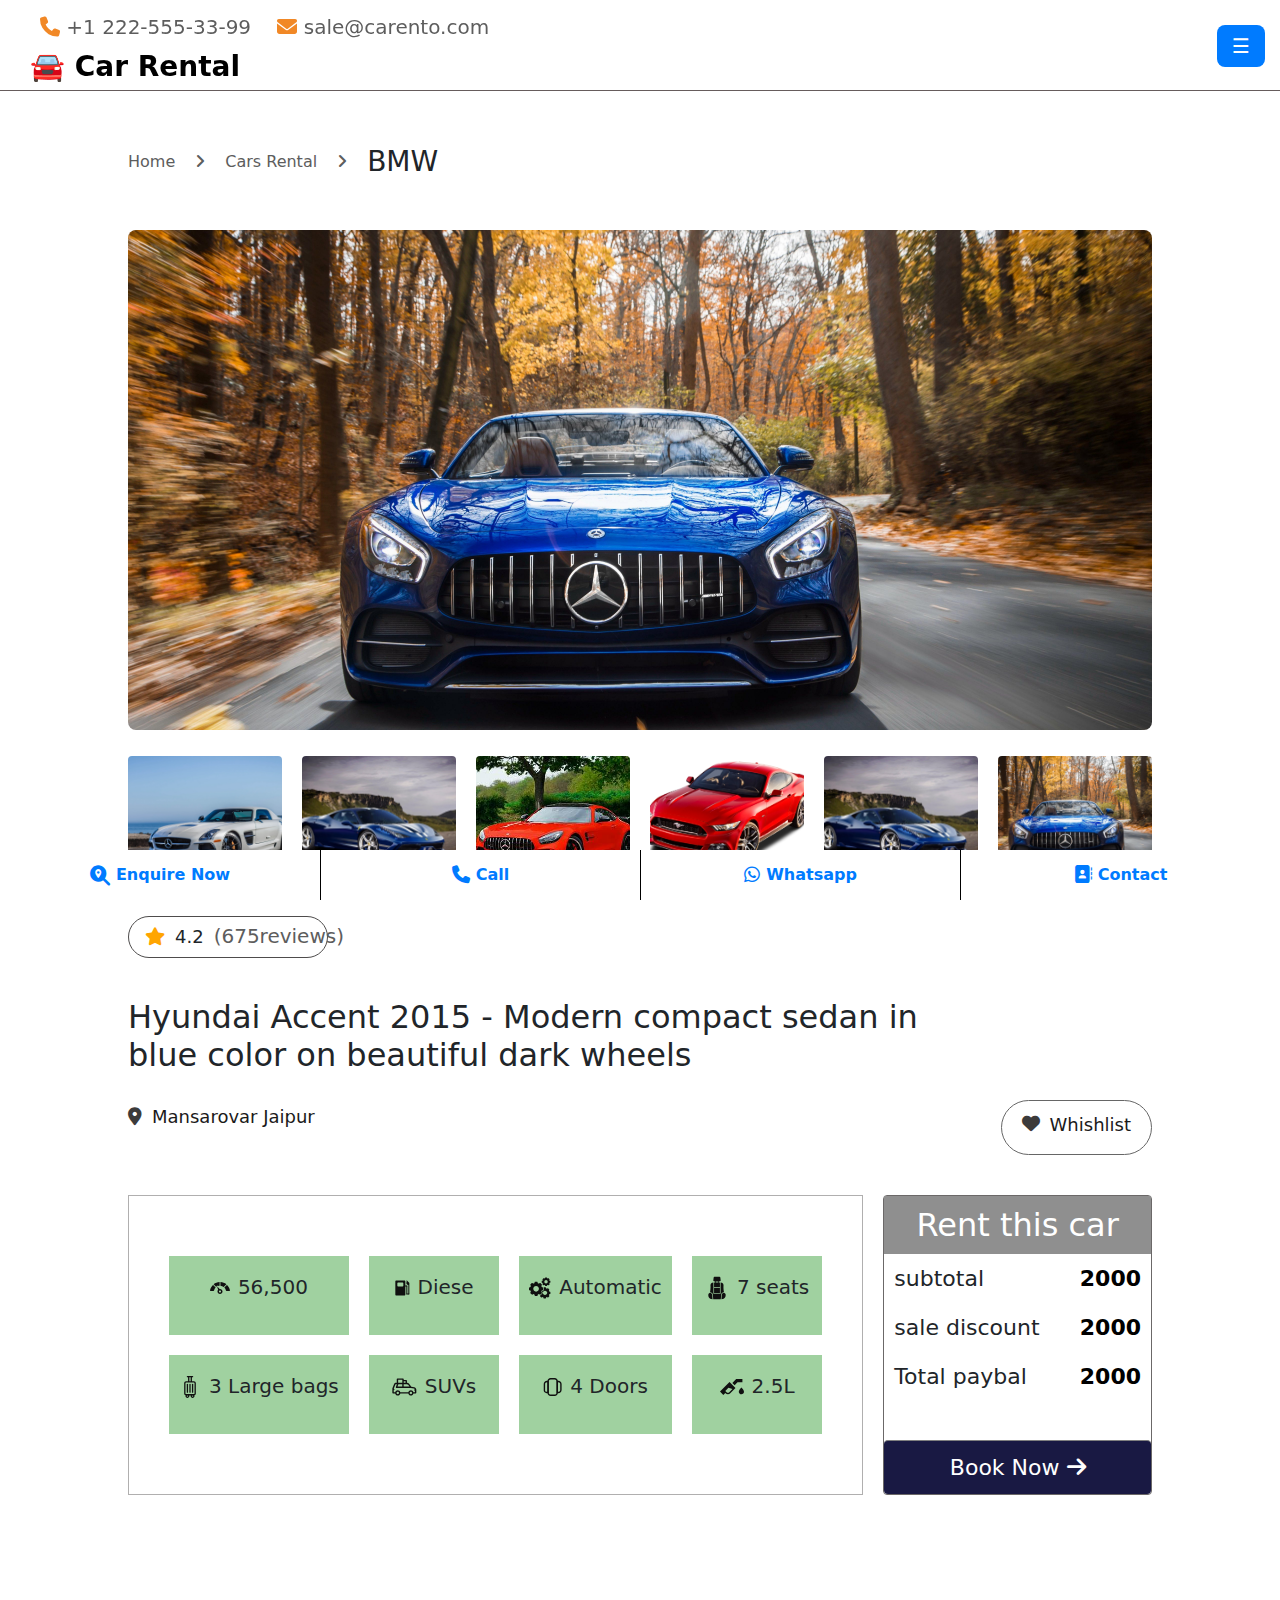
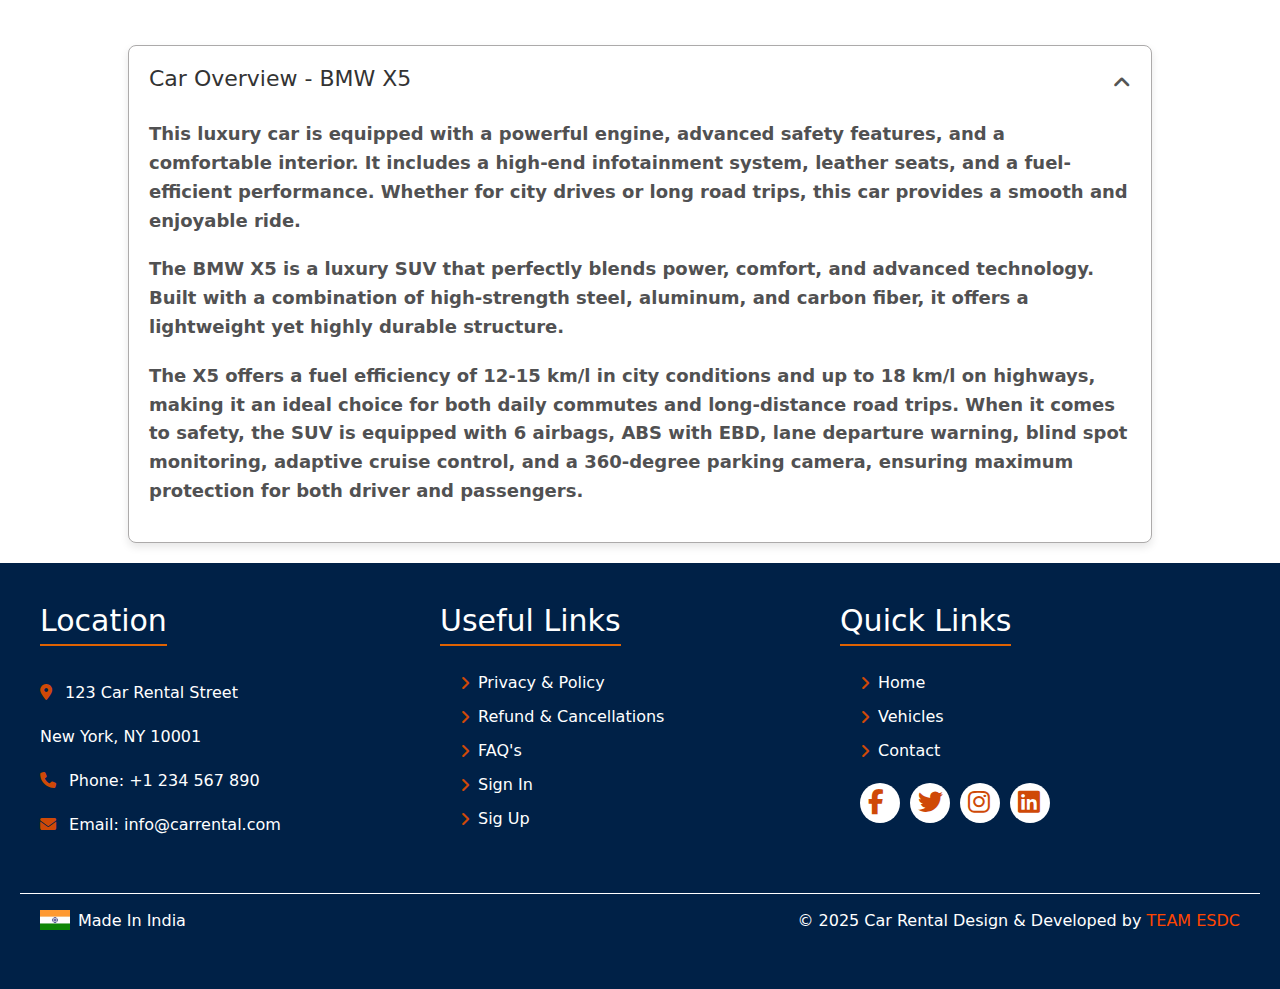
<file: singlecar.html>
<!DOCTYPE html>
<html lang="en">

<head>
    <meta charset="UTF-8">
    <meta name="viewport" content="width=device-width, initial-scale=1.0">
    <title>Document</title>
    <link rel="stylesheet" href="https://cdnjs.cloudflare.com/ajax/libs/font-awesome/6.7.2/css/all.min.css"
        integrity="sha512-Evv84Mr4kqVGRNSgIGL/F/aIDqQb7xQ2vcrdIwxfjThSH8CSR7PBEakCr51Ck+w+/U6swU2Im1vVX0SVk9ABhg=="
        crossorigin="anonymous" referrerpolicy="no-referrer" />
    <link href="https://cdn.jsdelivr.net/npm/bootstrap@5.3.0/dist/css/bootstrap.min.css" rel="stylesheet">

   <link rel="stylesheet" href="assets/css/stylenew.css">
   <link rel="stylesheet" href="assets/css/style.css">
</head>

<body>
    <header>
        <div class="top-bar">
            <span><i class="fa-solid fa-phone"></i> +1 222-555-33-99</span>
            <span><i class="fa-solid fa-envelope"></i> sale@carento.com</span>
        </div>
        <nav>
            <div class="logo"><a href="index.html">🚘 Car Rental</a></div>

        </nav>
    </header>
    <div class="menu">
        <button class="menu-btn" onclick="openSidebar()">☰</button>
        <div id="sidebar" class="sidebar">
            <span class="close-btn" onclick="closeSidebar()">&times;</span>
            <a href="index.html"><i class="fa-solid fa-house"></i>Home</a>
            <a href="vehicle.html"><i class="fa-solid fa-car"></i>Vehicles</a>
            <a href=""><i class="fa-solid fa-magnifying-glass-location"></i>Enquiry</a>
            <a href="contact.html"><i class="fa-solid fa-address-book"></i>Contact</a>
        </div>
    </div>

    <div class="fixed-container">
        <div class="fixed-card">
            <button class="open-modal-btn" onclick="openModal()"><i
                    class="fa-solid fa-magnifying-glass-location"></i>Enquire Now</button>
            <div id="enquiryModal" class="modal modal-lg">
                <div class="modal-content ">
                    <span class="close-btn" onclick="closeModal()">&times;</span>
                    <h2>Car Rental Enquiry</h2>
                    <form>
                        <div class="row">
                            <div class="col-md-6 form-group">
                                <label>Full Name</label>
                                <input type="text" placeholder="Enter your name" required>
                            </div>
                            <div class="col-md-6 form-group">
                                <label>Email Address</label>
                                <input type="email" placeholder="Enter your email" required>
                            </div>
                        </div>

                        <div class="row">
                            <div class="col-md-6 form-group">
                                <label>Phone Number</label>
                                <input type="tel" placeholder="Enter your phone number" required>
                            </div>
                            <div class="col-md-6 form-group">
                                <label>Rental Date</label>
                                <input type="date" required>
                            </div>
                        </div>
                        <div class="row">
                            <div class="col-md-6 form-group">
                                <label>Car Type</label>
                                <select required>
                                    <option selected disabled>Select Car Type</option>
                                    <option value="sedan">Sedan</option>
                                    <option value="suv">SUV</option>
                                    <option value="luxury">Luxury</option>
                                    <option value="hatchback">Hatchback</option>
                                </select>
                            </div>
                            <div class="col-md-6 form-group">
                                <label>Additional Notes</label>
                                <textarea rows="3" placeholder="Any special request"></textarea>
                            </div>
                        </div>
                        <button type="submit" class="enquiry-submit-btn">Submit Enquiry</button>
                    </form>
                </div>
            </div>
        </div>

        <div class="fixed-card"><a href="tel:+91-9782530998" target="_blank"><i class="fa-solid fa-phone"></i>Call</a>
        </div>
        <div class="fixed-card"><a href="https://wa.me/+91 80005 75452. " target="_blank"><i
                    class="fa-brands fa-whatsapp"></i>Whatsapp</a>
        </div>
        <div class="fixed-card"><a href="contact.html" target="_blank"><i
                    class="fa-solid fa-address-book"></i>Contact</a></div>
    </div>
    <div class="single-car-container">
        <div class="path">
            <p>Home</p>
            <span><i class="fa-solid fa-angle-right"></i></span>
            <p>Cars Rental</p>
            <span><i class="fa-solid fa-angle-right"></i></span>
            <h3>BMW</h3>
        </div>
        <div class="car-thumbnail">
            <div class="main-car-thumbnail">
                <img id="main-image" src="assets/image/merceedes.jpg" alt="">
            </div>
            <div class="car-bottom-thumbnail">
                <img class="thumbnail" src="assets/image/car.jpg" alt="">
                <img class="thumbnail" src="assets/image/car2.jpg" alt="">
                <img class="thumbnail" src="assets/image/merceedes1.jpg" alt="">
                <img class="thumbnail" src="assets/image/mustang.png" alt="">
                <img class="thumbnail" src="assets/image/car2.jpg" alt="">
                <img class="thumbnail" src="assets/image/merceedes.jpg" alt="">
            </div>
        </div>
        <div class="car-about">
            <div class="review">
                <i class="fa-solid fa-star"></i>4.2 <span>(675reviews)</span>
            </div>
            <div class="car-name">
                <h2>Hyundai Accent 2015 - Modern compact sedan in blue color on beautiful dark wheels</h2>
            </div>
            <div class="location">
                <p><i class="fa-solid fa-location-dot"></i><span>mansarovar jaipur</span></p>
                <div class="car-wishlist">
                    <p class="wishlist-text"><i class="fa-solid fa-heart"></i><span>whishlist</span></p>
                </div>
            </div>
        </div>
        <div class="car-description-container">
            <div class="car-description">
                <div class="about-single-card">
                    <img src="assets/image/km.svg" alt="">
                    <p>56,500</p>
                </div>
                <div class="about-single-card">
                    <img src="assets/image/diesel.svg" alt="">
                    <p>Diese</p>
                </div>
                <div class="about-single-card">
                    <img src="assets/image/auto.svg" alt="">
                    <p>Automatic</p>
                </div>
                <div class="about-single-card">
                    <img src="assets/image/seat.svg" alt="">
                    <p>7 seats</p>
                </div>
                <div class="about-single-card">
                    <img src="assets/image/bag.svg" alt="">
                    <p>3 Large bags</p>
                </div>
                <div class="about-single-card">
                    <img src="assets/image/suv.svg" alt="">
                    <p>SUVs</p>
                </div>
                <div class="about-single-card">
                    <img src="assets/image/door.svg" alt="">
                    <p>4 Doors</p>
                </div>
                <div class="about-single-card">
                    <img src="assets/image/lit.svg" alt="">
                    <p>2.5L</p>
                </div>
            </div>
            <div class="car-book">
                <div class="rent-car">
                    <h2>Rent this car</h2>
                    <div class="price-container">
                        <p>subtotal</p>
                        <span>2000</span>
                    </div>

                    <div class="price-container">
                        <p>sale discount</p>
                        <span>2000</span>
                    </div>

                    <div class="price-container">
                        <p>Total paybal</p>
                        <span>2000</span>
                    </div>
                </div>
                <div class="book-btn">
                    <button type="button" class="btn btn-primary" data-bs-toggle="modal"
                        data-bs-target="#bookingModal">Book Now <i class="fa-solid fa-arrow-right"></i></button>
                </div>
                <div class="modal fade" id="bookingModal" tabindex="-1" aria-labelledby="bookingModalLabel"
                    aria-hidden="true">
                    <div class="modal-dialog modal-lg">
                        <div class="modal-content">
                            <div class="modal-header">
                                <h5 class="modal-title" id="bookingModalLabel">Car Booking Form</h5>
                                <button type="button" class="btn-close" data-bs-dismiss="modal"
                                    aria-label="Close"></button>
                            </div>
                            <div class="modal-body">
                                <form>
                                    <div class="row">
                                        <div class="col-md-6 mb-3">
                                            <label for="name" class="form-label">Full Name</label>
                                            <input type="text" class="form-control" id="name"
                                                placeholder="Enter your name" required>
                                        </div>
                                        <div class="col-md-6 mb-3">
                                            <label for="email" class="form-label">Email Address</label>
                                            <input type="email" class="form-control" id="email"
                                                placeholder="Enter your email" required>
                                        </div>
                                    </div>
                                    <div class="row">
                                        <div class="col-md-6 mb-3">
                                            <label for="phone" class="form-label">Phone Number</label>
                                            <input type="tel" class="form-control" id="phone"
                                                placeholder="Enter your phone number" required>
                                        </div>
                                        <div class="col-md-6 mb-3">
                                            <label for="carModel" class="form-label">Car Model</label>
                                            <select class="form-select" id="carModel" required>
                                                <option selected disabled>Select a car</option>
                                                <option value="BMW X5">BMW X5</option>
                                                <option value="Audi A6">Audi A6</option>
                                                <option value="Mercedes-Benz C-Class">Mercedes-Benz C-Class</option>
                                                <option value="Toyota Fortuner">Toyota Fortuner</option>
                                            </select>
                                        </div>
                                    </div>
                                    <div class="mb-3">
                                        <label for="pickupLocation" class="form-label">Pickup Location</label>
                                        <input type="text" class="form-control" id="pickupLocation"
                                            placeholder="Enter pickup location" required>
                                    </div>

                                    <div class="row">
                                        <div class="col-md-6 mb-3">
                                            <label for="pickupDate" class="form-label">Pickup Date</label>
                                            <input type="date" class="form-control" id="pickupDate" required>
                                        </div>
                                        <div class="col-md-6 mb-3">
                                            <label for="dropoffDate" class="form-label">Drop-off Date</label>
                                            <input type="date" class="form-control" id="dropoffDate" required>
                                        </div>
                                    </div>
                                    <div class="mb-3">
                                        <label for="paymentMethod" class="form-label">Payment Method</label>
                                        <select class="form-select" id="paymentMethod" required>
                                            <option selected disabled>Select Payment Method</option>
                                            <option value="Credit Card">Credit Card</option>
                                            <option value="Debit Card">Debit Card</option>
                                            <option value="PayPal">PayPal</option>
                                            <option value="Cash on Pickup">Cash on Pickup</option>
                                        </select>
                                    </div>
                                    <div class="text-center">
                                        <button type="submit" class="btn btn-success">Confirm Booking</button>
                                    </div>
                                </form>
                            </div>
                        </div>
                    </div>
                </div>

            </div>
        </div>
    </div>


    <div class="car-overview-container">
        <div class="overview-header" onclick="toggleOverview()">
            <h2>Car Overview - BMW X5</h2>
            <i id="toggle-icon" class="fa-solid fa-angle-up"></i>
        </div>
        <div class="overview-content" id="overview">
            <p>
                This luxury car is equipped with a powerful engine, advanced safety features, and a comfortable
                interior. It includes a high-end infotainment system, leather seats, and a fuel-efficient
                performance. Whether for city drives or long road trips, this car provides a smooth and
                enjoyable ride.
            </p>
            <p>The BMW X5 is a luxury SUV that perfectly blends power, comfort, and advanced technology. Built with a
                combination of high-strength steel, aluminum, and carbon fiber, it offers a lightweight yet highly
                durable structure.
            </p>
            <p>
                The X5 offers a fuel efficiency of 12-15 km/l in city conditions and up to 18 km/l on highways, making
                it an ideal choice for both daily commutes and long-distance road trips. When it comes to safety, the
                SUV is equipped with 6 airbags, ABS with EBD, lane departure warning, blind spot monitoring, adaptive
                cruise control, and a 360-degree parking camera, ensuring maximum protection for both driver and
                passengers.
            </p>
        </div>
    </div>

    <footer class="car-footer">
        <div class="footer-container">
            <!-- Location Section -->
            <div class="footer-section">
                <h3>Location</h3>
                <p><i class="fa-solid fa-location-dot"></i> 123 Car Rental Street</p>
                <p>New York, NY 10001</p>
                <p><i class="fa-solid fa-phone"></i> Phone: +1 234 567 890</p>
                <p><i class="fa-solid fa-envelope"></i> Email: info@carrental.com</p>
            </div>

            <!-- Useful Links Section -->
            <div class="footer-section">
                <h3>Useful Links</h3>
                <ul>
                    <li><a href="privacy.html"><i class="fas fa-angle-right"></i> Privacy & Policy</a></li>
                    <li><a href="refund.html"><i class="fas fa-angle-right"></i> Refund & Cancellations</a></li>
                    <li><a href="faq.html"><i class="fas fa-angle-right"></i> FAQ's</a></li>
                    <li><a href="signin.html"><i class="fas fa-angle-right"></i> Sign In</a></li>
                    <li><a href="signup.html"><i class="fas fa-angle-right"></i>Sig Up</a></li>
                </ul>
            </div>

            <!-- Quick Links Section -->
            <div class="footer-section">
                <h3>Quick Links</h3>
                <ul>
                    <li><a href="index.html"><i class="fas fa-angle-right"></i> Home</a></li>
                    <li><a href="vehicle.html"><i class="fas fa-angle-right"></i>Vehicles</a></li>
                    <li><a href="contact.html"><i class="fas fa-angle-right"></i> Contact</a></li>
                    <div class="social-links">
                        <li><a href="https://www.facebook.com" target="_blank"><i class="fab fa-facebook-f"></i></a>
                        </li>
                        <li><a href="https://www.twitter.com" target="_blank"><i class="fab fa-twitter"></i></a></li>
                        <li><a href="https://www.instagram.com" target="_blank"><i class="fab fa-instagram"></i></a>
                        </li>
                        <li><a href="https://www.linkedin.com" target="_blank"><i class="fab fa-linkedin"></i></a></li>
                    </div>
                </ul>
            </div>
        </div>

        <div class="footer-bottom">
            <p><img src="assets/image/indiaflag.jpg" width="30" alt="">Made In India</p>
            <p>&copy; 2025 Car Rental Design & Developed by <a href="">TEAM ESDC</a></p>
        </div>
    </footer>


    <script src="https://cdn.jsdelivr.net/npm/bootstrap@5.3.0/dist/js/bootstrap.bundle.min.js"></script>

    <script>
        let mainImage = document.getElementById('main-image')
        console.log(mainImage)
        let thumbnail = document.querySelectorAll('.thumbnail');
        thumbnail.forEach((thumb) => {
            thumb.addEventListener("click", () => {
                mainImage.src = thumb.src
            })
        })
        function changeImage(thumbnail) {

        }


        function toggleOverview() {
            let overview = document.getElementById('overview');
            let icon = document.getElementById('toggle-icon');

            if (overview.style.display === "block" || overview.style.display === "") {
                overview.style.display = "none";
                icon.style.transform = "rotate(180deg)";
            } else {
                overview.style.display = "block";
                icon.style.transform = "rotate(0deg)";
            }
        }
    </script>

<script src="assets/js/index.js"></script>
</body>

</html>
</file>
<file: assets/css/style.css>
* {
    margin: 0;
    padding: 0;
    box-sizing: border-box;
    text-decoration: none !important;
}

body {
    font-family: Arial, sans-serif;
    overflow-x: hidden;

}


.menu-btn {
    font-size: 20px;
    padding: 6px 15px;
    background: #007bff;
    color: white;
    border: none;
    cursor: pointer;
    position: fixed;
    top: 25px;
    right: 15px;
    z-index: 1000;
    border-radius: 8px;
}

/* Sidebar */
.sidebar {
    height: 100%;
    width: 0;
    position: fixed;
    top: 0;
    right: 0;
    background: rgba(27, 98, 219,0.9);
    overflow-x: hidden;
    transition: 0.3s;
    padding-top: 60px;
    z-index: 2000;
}


.sidebar a {
    padding: 15px 30px;
    text-decoration: none;
    font-size: 18px;
    color: white;
    display: block;
    transition: 0.3s;
   
   
}
.sidebar a i{
    margin-right: 8px;
}

.sidebar a:hover {
    background: #575757;
}

/* Close Button */
.close-btn {
    position: absolute;
    top: 10px;
    right: 20px;
    font-size: 35px;
    cursor: pointer;
    color: red;
}

/* Responsive */
@media screen and (max-width: 600px) {
    .sidebar a { font-size: 16px; }
}


header {
    padding-top: 10px;
    width: 100%;
    position: fixed;
    top: 0;
    left: 0;
    backdrop-filter: blur(10px);
    background: rgba(255, 255, 255, 0.1);
    color: white;
    transition: transform 0.3s ease-in-out;
    font-size: 22px;
    z-index: 100;
}



.top-bar i {
    color: #f18826;
    /* Green icons */
}

.top-bar span {
    margin-left: 20px;
}

.top-bar {
    padding: 2px 20px;
    font-size: 20px;
    color: black;

}

nav {
    display: flex;
    justify-content: space-between;
    align-items: center;
    padding: 2px 30px;
    color: white;
    border-bottom: 1px solid rgb(102, 92, 92);
}

.logo a {
    font-size: 28px;
    font-weight: bold;
    color: black;
}

.menu {
    position: relative;
}

.hamburger {
    background: none;
    border: none;
    font-size: 24px;
    color: black;
    cursor: pointer;
}

.nav-links {
    width: 200px;
    position: absolute;
    top: 0px;
    right: 0;
    background: rgba(248, 243, 243, 0.8);

    padding: 15px;
    display: none;
    flex-direction: column;
    align-items: flex-start;
}

.nav-links a {
    color: black;
    text-decoration: none;
    padding: 10px;
    display: block;
}

.close-btn {
    background: none;
    border: none;
    font-size: 24px;
    color: rgb(17, 16, 16);
    cursor: pointer;
    align-self: flex-end;
}

.hero {
    position: relative;
    height: 80vh;
    display: flex;
    align-items: center;
    justify-content: start;
    text-align: justify;
    background: url('../image/banner.jpg') no-repeat center center/cover;
}

.hero-content {
    position: absolute;
    margin-left: 90px;
    color: white;
    padding: 20px;
    border-radius: 5px;
}

.hero-content p i {
    color: #66ff66;
    /* Green icons */
    font-size: 26px;
}

.hero-content p {
    font-size: 22px;
}

.hero-content h3 {
    color: rgb(241, 6, 6);
    font-size: 26px;
}


.hero-content h1 {
    font-size: 50px;
    font-weight: bold;
    margin: 20px 0;
}

/* Responsive Styling */
@media (max-width: 1024px) {
    .hero-content {
        margin-left: 30px;
        max-width: 500px;
    }

    /* .hero-content h1 {
        font-size: 28px;
    } */
}

@media (max-width: 768px) {
    .hero {
        justify-content: center;
        text-align: justify;

    }

    .hero-content {
        margin: 0;

    }

    /* .hero-content h1 {
        font-size: 24px;
    } */

    .hero-content h5 {
        font-size: 18px;
    }

    .hero-content p {
        font-size: 14px;
    }
}

@media (max-width: 480px) {
    /* .hero-content h1 {
        font-size: 20px;
    } */

    .hero-content h5 {
        font-size: 16px;
    }

    .hero-content p {
        font-size: 12px;
    }
}

.brands-section {
    color: black;
    text-align: justify;
    padding: 40px;
    background: rgb(231, 225, 225);

}

.brands-section h2 {
    width: 90%;
    margin: auto;
    font-size: 35px;
    font-weight: bold;
    margin-bottom: 15px;
}

.brands-section p {
    width: 90%;
    margin: auto;
    font-size: 16px;
    color: #444141;
    margin-bottom: 25px;
}

.brands-section .slider-container {
    width: 90%;
    margin: auto;
    overflow: hidden;
    position: relative;
}

.slider-container .slider {
    display: flex;
    gap: 20px;
    animation: scroll 10s linear infinite;
}

.slider-container .slider:hover {
    animation-play-state: paused;
    /* Pause animation on hover */
}

.slider-container .slider .slide {
    flex: 0 0 auto;
    width: 150px;
    height: 100px;
    background: white;
    display: flex;
    align-items: center;
    justify-content: center;
    border-radius: 10px;
    box-shadow: 0 4px 6px rgba(0, 0, 0, 0.1);
}

.slider-container .slider .slide img {
    max-width: 100%;
    max-height: 70%;
}

@media (max-width: 768px) {

    .brands-section {
        width: 100%;
        padding: 20px 0;
    }
}


@keyframes scroll {
    from {
        transform: translateX(0);
    }

    to {
        transform: translateX(-100%);
    }
}

.most-search {
    width: 90%;
    margin: 20px auto;
}
.one{
    display: flex;
    justify-content: space-between;
    /* align-items: center; */
}

.most-search h2 {
    color: black;
    font-size: 40px;
}

.see-more-container {
    margin-top: 20px;
}

.see-more-btn {
    display: inline-block;
    background: #101741;
    color: white;
    padding: 6px 25px;
    font-size: 18px;
    border-radius: 25px;
    text-decoration: none;
    transition: background 0.3s ease;
    white-space: nowrap;
}

.see-more-btn:hover {
    background: #243179;
}



.car-container {
    display: grid;
    grid-template-columns: repeat(3, 1fr);
    color: black;
    grid-gap: 20px;
    margin: auto;
}



.car-container .car-card {
    padding: 0 0 20px 0;
    background: white;
    border-radius: 12px;
    box-shadow: 0 4px 8px rgba(0, 0, 0, 0.1);
    overflow: hidden;
    /* width: 400px; */
    transition: transform 0.3s ease-in-out;
}

.car-container .car-card:hover {
    transform: translateY(-5px);
}

.car-container .car-card img {
    width: 100%;
    height: 250px;
    object-fit: cover;
}

.car-container .car-info {
    padding: 0 15px;
}

.car-card .rating {
    position: relative;
    left: 260px;
    top: -20px;
    background: #e7f4e4;
    color: #008000;
    padding: 5px 10px;
    font-size: 14px;
    border-radius: 15px;
    display: inline-block;
}

.car-card .rating i {
    color: #ffcc00;
}

.car-card .car-info h2 {
    font-size: 26px;
    margin-bottom: 5px;
}

.car-info p {
    color: #555;
    font-size: 18px;
    margin-bottom: 25px;

}

.car-card .features {
    padding-top: 20px;
    border-top: 0.5px solid rgb(170, 164, 164);
    list-style: none;
    display: flex;
    justify-content: space-between;
    flex-wrap: wrap;
    gap: 15px;
    font-size: 18px;
    color: #333;
    margin-bottom: 10px;
}

.car-card .features li {
    display: flex;
    align-items: center;
    gap: 5px;
}

.car-card .features i {
    color: #007bff;
}

.more-details {
    display: flex;
    justify-content: space-between;
    align-items: center;
    margin-top: 10px;
}

.car-card .price strong {
    font-size: 24px;
    color: #000;
}

.car-card .book-now {
    background: #101741;
    color: white;
    border: none;
    padding: 8px 15px;
    font-size: 18px;
    margin-top: 10px;
    border-radius: 25px;
    cursor: pointer;
    transition: background 0.3s ease;
}

.car-card .book-now a {
    color: white;
}

.car-card .book-now:hover {
    background: #243179
}

@media (max-width: 1024px) {
    .car-container {  
        grid-template-columns: repeat(2, 1fr);
    }
}

@media (max-width: 768px) {
    .car-container {  
        grid-template-columns: repeat(2, 1fr);
    }

}

@media (max-width: 480px) {
    .car-container {    
        grid-template-columns: repeat(1, 1fr);
    }
    .one{
       flex-direction: column;
    }
    .see-more-container {
        margin-top: 0;
        margin-bottom: 10px;
    }
    /* .content-section h3{
        text-align: justify;
    } */

}




.best-car-container {
    width: 100%;
    background-color: rgba(102, 102, 109, 0.1);
    margin-top: 50px;
}

.container01 {
    max-width: 90%;
    margin: auto;
    display: flex;
    align-items: center;
    justify-content: space-between;
    gap: 30px;

    padding: 20px;
}

.video-section {
    /* flex: 1; */
    height: 400px;
}

.video-section video {
    width: 100%;
    height: 100%;
    border-radius: 8px;
}

.content-section button {
    padding: 12px 20px;
    border: none;
    background-color: #16163b;
    color: white;
    font-size: 20px;

}

.content-section button:hover {
    background-color: #21214f;
}

.content-section h3 {
    font-size: 40px;
    color: #211e1e;
    margin: 30px 0;
}

.content-section p {
    font-size: 16px;
    color: #665f5f;
    margin: 15px 0;
}

.features {
    margin-top: 10px;
    padding-left: 0;
    display: grid;
    grid-template-columns: repeat(2, 1fr);
}

.features li {
    list-style: none;
    font-size: 16px;
    margin: 5px 0;
    padding-left: 25px;
    position: relative;
}

.features li::before {
    content: '✔';
    position: absolute;
    left: 0;
    color: green;
    font-weight: bold;
}

/* Responsive Design */
@media (max-width: 900px) {
    .container01 {
        flex-direction: column;
        text-align: center;
    }

    .features {
        text-align: left;
    }
}

/*    presting-car========================== */

.presting-car {
    width: 90%;
    margin: 40px auto;
    text-align: center;
}

.presting-car h1 {
    font-size: 40px;
    margin: 20px 0;
}

.presting {
    /* border-right: 1px solid grey; */
    width: 200px;
    margin: 30px 10px;
}

.presting-item {

    display: flex;
    justify-content: center;
    gap: 50px;
    flex-wrap: wrap;
}

.presting-item img {
    width: 50px;
    margin-bottom: 15px;
}

.presting h3 {
    font-size: 20px;
    margin-bottom: 5px;
}

@media (max-width: 768px) {
    .presting-item {
        flex-direction: column;
        align-items: center;
        gap: 30px;
    }

    .presting {
        max-width: 100%;
    }
}


/* testimonial section */

.testimonials-section {
    /* padding: 50px 20px; */
    background-color: #fff;
    overflow: hidden;
    position: relative;
    width: 90%;
    margin: 10px auto;
    margin-bottom: 50px;
}

.testimonial-button {
    font-size: 18px;
    display: flex;
    align-items: center;
    padding: 8px 16px;
    border: 2px solid #EAEAEA;
    border-radius: 30px;
    background: rgb(209, 238, 197);
    font-family: Arial, sans-serif;
    font-weight: bold;
    cursor: pointer;
    box-shadow: 2px 2px 10px rgba(0, 0, 0, 0.1);
    gap: 8px;
}

.testimonial-button .avatars {
    display: flex;
}

.testimonial-button .avatar {
    width: 50px;
    height: 50px;
    border-radius: 50%;
    border: 2px solid white;
    overflow: hidden;
    margin-left: -10px;
}

.testimonial-button .avatar:first-child {
    margin-left: 0;
}

.testimonial-button .avatar img {
    width: 100%;
    height: 100%;
    object-fit: cover;
}

.testimonials-section h2 {
    font-size: 38px;
    margin: 30px 0;
}
/* .container03 {
    max-width: 90%;
    margin: 0 auto;
    overflow: hidden;
    position: relative;
    white-space: nowrap;
} */

.mover-wrapper {
   
    display: flex;
    overflow: hidden;
    position: relative;
    width: 100%;
}

.mover {
    margin: 40px 0;
    display: flex;
    gap: 15px;
    width: max-content;
    animation: scroll 13s linear infinite;
}

@keyframes scroll {
    from {
        transform: translateX(-50%);
    }
    to {
        transform: translateX(0);
    }
}

.testimonial-card {
    padding: 20px;
    background-color: #ffffff;
    padding: 24px;
    box-shadow: 10px 14px 6px rgba(59, 58, 58, 0.1);
    border-radius: 12px;
    min-width: 300px;
}

.testimonial-author {
    display: flex;
    align-items: center;
    justify-content: space-between;
    margin-top: 16px;
    width: 100%;
}

.testimonial-author img {
    width: 48px;
    height: 48px;
    border-radius: 50%;
}

.author-info {
    display: flex;
    flex-direction: column;
    margin-left: 10px;
}

.stars {
    color: #facc15;
}



/* testimonial end */
.most-search1 {
    width: 90%;
    margin: 90px auto;
}

.most-search1 h2 {
    text-align: justify;
    color: black;
    font-size: 40px;
    padding-bottom: 20px;
    margin: 30px 0;
}
.main-caravailable{
    margin:150px 0 40px 0;
}






.fixed-container {
    position: fixed;
    width: 100%;
    display: grid;
    grid-template-columns: repeat(4, 1fr);
    background-color: rgb(255, 255, 255);
    bottom: 0;
    height: 50px;
    z-index: 1000;
    box-shadow: rgba(0, 0, 0, 0.25) 0px 54px 55px,
        rgba(0, 0, 0, 0.12) 0px -12px 30px,
        rgba(0, 0, 0, 0.12) 0px 4px 8px,
        rgba(0, 0, 0, 0.17) 0px 12px 13px, ana rgba(0, 0, 0, 0.09) 0px -3px 5px;
}

.fixed-container .fixed-card {
    font-size: 16px;
    display: flex;
    gap: 10px;
    align-items: center;
    justify-content: center;
    border-left: 1px solid black;
    font-weight: 500;
    padding: 5px;
}

.fixed-container .fixed-card:first-child {
    border-left: none;
    /* Remove border for the first item */
}

.fixed-container .fixed-card button {
    margin: 0;
    /* Remove unnecessary margin */
}

.fixed-container .fixed-card a,
.fixed-container .fixed-card button {
    display: flex;
    align-items: center;
    gap: 6px;
    text-decoration: none;
    color: #007bff;
    background-color: white;
    font-weight: 600;
}


.fixed-container .fixed-card a i {
    font-size: 18px;
}

.fixed-container .fixed-card button i {
    font-size: 20px;
    margin-top: 2px;
}

@media (max-width: 768px) {
    .fixed-container {
        height: auto;
        /* Adjust height for better spacing */
        /* grid-template-columns: 1fr 1fr;  */
        padding: 10px 0;
    }

    .fixed-container .fixed-card {
        font-size: 14px;
        padding: 6px 5px;
        /* Add padding for better touch interaction */

    }

    .fixed-container .fixed-card button i {
        font-size: 20px;
    }

    .fixed-container .fixed-card button {
        display: flex;
        flex-direction: column;
        align-items: center;
        font-size: 16px;
    }

    .fixed-container .fixed-card a {
        flex-direction: column;
        align-items: center;
        gap: 3px;
    }

    .fixed-container .fixed-card a i {
        font-size: 20px;
        /* Slightly increase icon size */
    }
}


.open-modal-btn {
    border: none;
    cursor: pointer;
}

/* Modal Styling */
.modal {
    display: none;
    position: fixed;
    top: 0;
    left: 0;
    width: 100%;
    height: 100%;
    background: rgba(0, 0, 0, 0.5);
    justify-content: center;
    align-items: center;
}

.modal-content {
    background: #fff;
    padding: 20px;
    width: 90%;
    max-width: 800px;
    border-radius: 8px;
    position: relative;
    /* margin-top: 0px; */
}

.close-btn {
    position: absolute;
    top: 10px;
    right: 15px;
    font-size: 40px;
    cursor: pointer;
    color: #ff0000;
}

.close-btn:hover {
    color: #cc0000;
}

.modal-content h2 {
    text-align: center;
    margin-bottom: 15px;
}

/* Form Styling */
.form-group {
    margin-bottom: 15px;
}

.form-group label {
    display: block;
    font-weight: bold;
    margin-bottom: 5px;
}

.form-group input,
.form-group select,
.form-group textarea {
    width: 100%;
    padding: 10px;
    border: 1px solid #ccc;
    border-radius: 5px;
}

.form-group textarea {
    resize: none;
}

.enquiry-submit-btn {
    padding: 12px;
    background-color: #11122d !important;
    color: #fff !important;
    border: none;
    font-size: 16px;
    cursor: pointer;
    border-radius: 5px;
}

.enquiry-submit-btn:hover {
    background-color: #13154d !important;
}

/* Responsive */
@media (max-width: 480px) {
    .modal-content {
        width: 95%;

    }
}


.modal-close {
    position: absolute;
    top: 10px;
    right: 10px;
    font-size: 40px;
    cursor: pointer;
    color: red;
}


/* social links  */
.social-links {
    list-style: none;
    padding: 0;
    display: flex;
    gap: 10px;
}

.social-links li {
    display: inline;
}

.social-links a {
    text-decoration: none;
    background:white;
    border-radius: 50%;
    width: 40px;
    height: 40px;
    transition: 0.3s;
}

.social-links a i {
    font-size: 25px;
    padding-left: 8px;
}

.social-links a:hover {
    opacity: 0.8;
   
}
</file>
<file: assets/css/stylenew.css>
/* single page start */
* {
    margin: 0;
    padding: 0;
    box-sizing: border-box;
    font-family: system-ui, -apple-system, "Segoe UI", Roboto, "Helvetica Neue", Arial, sans-serif;
}

.single-car-container {
    width: 100%;
    margin:150px auto;
}

.path {
    width: 80%;
    display: flex;
    gap: 20px;
    margin: 40px auto;
}

.path p,
span {
    color: rgb(93, 93, 93);
}

.path h3 {
    margin-top: -5px;
}

.car-thumbnail {
    max-width: 80%;
    margin: 0 auto;

}

.main-car-thumbnail img {
    width: 100%;
    height: 500px;
    object-fit: cover;
    border-radius: 8px;
}

.car-bottom-thumbnail {
    height: 120px;
    object-fit: cover;
    display: grid;
    grid-template-columns: repeat(6, 1fr);
    margin-top: 26px;
    grid-gap: 20px;

}

.car-bottom-thumbnail img {
    width: 100%;
    height: 100%;
    object-fit: cover;
    border-radius: 4px;
    cursor: pointer;
}

.car-bottom-thumbnail img:hover {
    transform: scale(1.04);
}

.car-about {
    width: 80%;
    margin: 40px auto;
}

.car-about .review {
    width: 200px;
    padding: 6px 16px;
    border: 0.5px solid rgb(78, 76, 76);
    border-radius: 50px;
    font-size: 18px;
    display: flex;
    gap: 10px;
}

.car-about .review i {
    margin-top: 5px;
    color: orange;
}

.car-about .review span {
    font-size: 20px;
    font-weight: 500;
    margin-top: -2px;
}

.car-about .car-name {
    max-width: 800px;
    font-size: 28px;
    margin-top: 40px;
}

.car-about .location {
    margin-top: 20px;
    font-size: 18px;
    display: flex;
    justify-content: space-between;
}

.car-about .location p {
    display: flex;
    align-items: center;
    gap: 10px;
    color: rgb(60, 59, 59);
    text-transform: capitalize;
}

.car-about .location p span {
    color: rgb(27, 26, 26);
}

.car-about .location .car-wishlist {
    padding: 0 20px;
    text-align: center;
    margin-top: 5px;
    /* padding: 6px 16px;*/
    border: 0.5px solid rgb(102, 102, 102);
    border-radius: 50px;
}

.car-about .location .car-wishlist .wishlist-text {
    margin-top: 10px;
}

.car-about .location .car-wishlist:hover {
    background-color: rgb(26, 23, 66);
    cursor: pointer;
}

.car-about .location .car-wishlist:hover .wishlist-text {
    color: rgb(226, 17, 17);

}

.car-about .location .car-wishlist:hover .wishlist-text span {
    color: rgb(248, 248, 248);

}

.car-description-container {
    display: flex;
    justify-content: space-between;
    gap: 20px;
    margin: 30px auto;
    width: 80%;
}

.car-description-container .car-description {
    display: grid;
    grid-template-columns: repeat(4, 1fr);
    grid-gap: 20px;
    border: 0.5px solid rgb(176, 175, 175);
    padding: 60px 40px;
}

.car-description-container .car-description .about-single-card {
    padding: 10px;
    background-color: rgb(160, 209, 160);
    display: flex;
    align-items: center;
    gap: 8px;
    justify-content: center;
    font-size: 20px;
    font-weight: 500;
    white-space: nowrap;

}

.car-description-container .car-description .about-single-card img {
    margin-bottom: 15px;
}

.car-description-container .car-book {
    border: 0.5px solid rgb(107, 104, 104);
    width: 320px;
    height: 300px;
    border-radius: 4px;
    position: relative;
}

.car-description-container .car-book .rent-car h2 {
    padding: 10px;
    background-color: rgb(143, 143, 143);
    color: white;
    text-align: center;
}

.car-description-container .car-book .rent-car .price-container {
    display: flex;
    justify-content: space-between;
    padding: 0 10px;

}

.car-description-container .car-book .rent-car .price-container p {
    font-size: 22px;
}

.car-description-container .car-book .rent-car .price-container span {
    font-size: 22px;
    color: black;
    font-weight: 700;
}

.car-description-container .car-book .book-btn button {
    position: absolute;
    bottom: 0;
    padding: 10px 20px;
    width: 100%;
    font-size: 22px;
    border: none;
    border-top: 1px solid gray;
    border-radius: 4px;
    background-color: rgb(25, 25, 67);
    color: white;
    margin-top: 4px;
    cursor: pointer;
}

.car-description-container .car-book .book-btn button:hover {
    background-color: rgb(37, 37, 114);
}

@media (max-width:1208px) {
    .car-bottom-thumbnail {
        grid-template-columns: repeat(5, 1fr);
    }

    .car-bottom-thumbnail img:nth-child(n+6) {
        display: none;
    }
}


@media (max-width:768px) {
    .car-thumbnail {
        max-width: 90%;
    }

    .car-bottom-thumbnail {
        grid-template-columns: repeat(3, 1fr);
    }

    .car-about {
        width: 90%;
    }

    .car-bottom-thumbnail img:nth-child(n+4) {
        display: none;
    }

    .car-description-container {
        flex-direction: column;
        width: 90%;
    }

    .car-description-container .car-description {
        grid-template-columns: repeat(2, 1fr);
    }

    .car-description-container .car-book {
        width: 350px;
    }
}


.car-overview-container {
    width: 80%;
    margin: 20px auto;
    background: #fff;
    padding: 20px;
    border-radius: 8px;
    box-shadow: 0px 4px 8px rgba(0, 0, 0, 0.1);
    border: 1px solid rgb(172, 170, 170);
}

.overview-header {
    display: flex;
    justify-content: space-between;
    align-items: center;
    cursor: pointer;
}

.overview-header h2 {
    font-size: 22px;
    color: #333;
}

.overview-header h2:hover {
    font-size: 22px;
    color: #d7490c;
}

.overview-header i {
    font-size: 20px;
    color: #555;
    transition: transform 0.3s ease;
}

.overview-content {
    margin-top: 10px;
    color: #444;
    line-height: 1.6;
}



.overview-content p {
    font-size: 18px;
    margin-top: 20px;
    color: rgb(81, 81, 82);
    font-weight: 600;
}

ul {
    margin-left: 20px;
}

/* Responsive Design */
@media (max-width: 768px) {
    .car-overview-container {
        width: 95%;
        padding: 15px;
    }

    .overview-header h2 {
        font-size: 18px;
    }

    .overview-header i {
        font-size: 18px;
    }
}

.car-footer {
    background-color: #002147;
    color: white;
    padding: 40px 20px;
    text-align: left;
}

.car-footer .footer-container {
    display: flex;
    flex-wrap: wrap;
    justify-content: space-around;
    max-width: 1200px;
    margin: auto;
}

.car-footer .footer-section {
    flex: 1;
    min-width: 250px;
    margin-bottom: 20px;
}

.car-footer .footer-section h3 {
    margin-bottom: 15px;
    border-bottom: 2px solid #df6202;
    display: inline-block;
    padding-bottom: 5px;
    font-size: 30px;
}

.car-footer .footer-section p {
    margin-top: 20px;
  
}

.footer-section ul {
    list-style: none;
    padding: 0;
}

.footer-section ul li {
    margin: 10px 0;
}

.footer-section ul li a {
    text-decoration: none;
    color: white;
    display: flex;
    align-items: center;
    transition: transform 0.2s ease-in-out;
}
.footer-section p i {
    margin-right: 8px;
    color: #cf4907;
}

.footer-section ul li a i {
    margin-right: 8px;
    color: #cf4907;
}

.footer-section ul li a:hover {
    transform: translateX(5px);
    color: #cf4907;
}

/* Copyright Section */
.footer-bottom {
    text-align: center;
    margin-top: 20px;
    padding-top: 15px;
    border-top: 1px solid white;
    display: flex;
    justify-content: space-between;
    padding: 15px 20px 0 20px;
}
.footer-bottom p img{
    margin-right: 8px;
    margin-top: -2px;
}
.footer-bottom a {
   
    text-decoration: none;
    color: orangered;
}

@media (max-width: 768px) {
    .footer-container {
        flex-direction: column;

    }  
}

/* single page end */




/* contact form start*/
.main-contact{
    margin:150px 0 20px 0;
}
.contact-container {
    max-width: 500px;
    width: 100%;
    
    background: white;
    padding: 30px;
    border-radius: 10px;
    box-shadow: 0px 4px 10px rgba(0, 0, 0, 0.1);
    text-align: center;
    margin: 0 auto;
}

.contact-container h2 {
    margin-bottom: 15px;
    color: #002147;
}

.contact-container p {
    margin-bottom: 20px;
    font-size: 14px;
    color: #666;
}

.contact-form {
    display: flex;
    flex-direction: column;
    gap: 15px;
}

.contact-form input,
.contact-form textarea {
    width: 100%;
    padding: 12px;
    border: 1px solid #ddd;
    border-radius: 5px;
    font-size: 16px;
    outline: none;
    transition: all 0.3s ease-in-out;
}

.contact-form input:focus,
.contact-form textarea:focus {
    border-color: #002147;
    box-shadow: 0px 0px 5px rgba(0, 33, 71, 0.5);
}

.contact-form button {
    background-color: #002147;
    color: white;
    padding: 12px;
    border: none;
    border-radius: 5px;
    font-size: 16px;
    cursor: pointer;
    transition: all 0.3s ease-in-out;
}

.contact-form button:hover {
    background-color: #ffcc00;
    color: #002147;
}

/* Responsive */
@media (max-width: 600px) {
    .contact-container {
        padding: 20px;
    }
}


/* contact form  end*/
</file>
